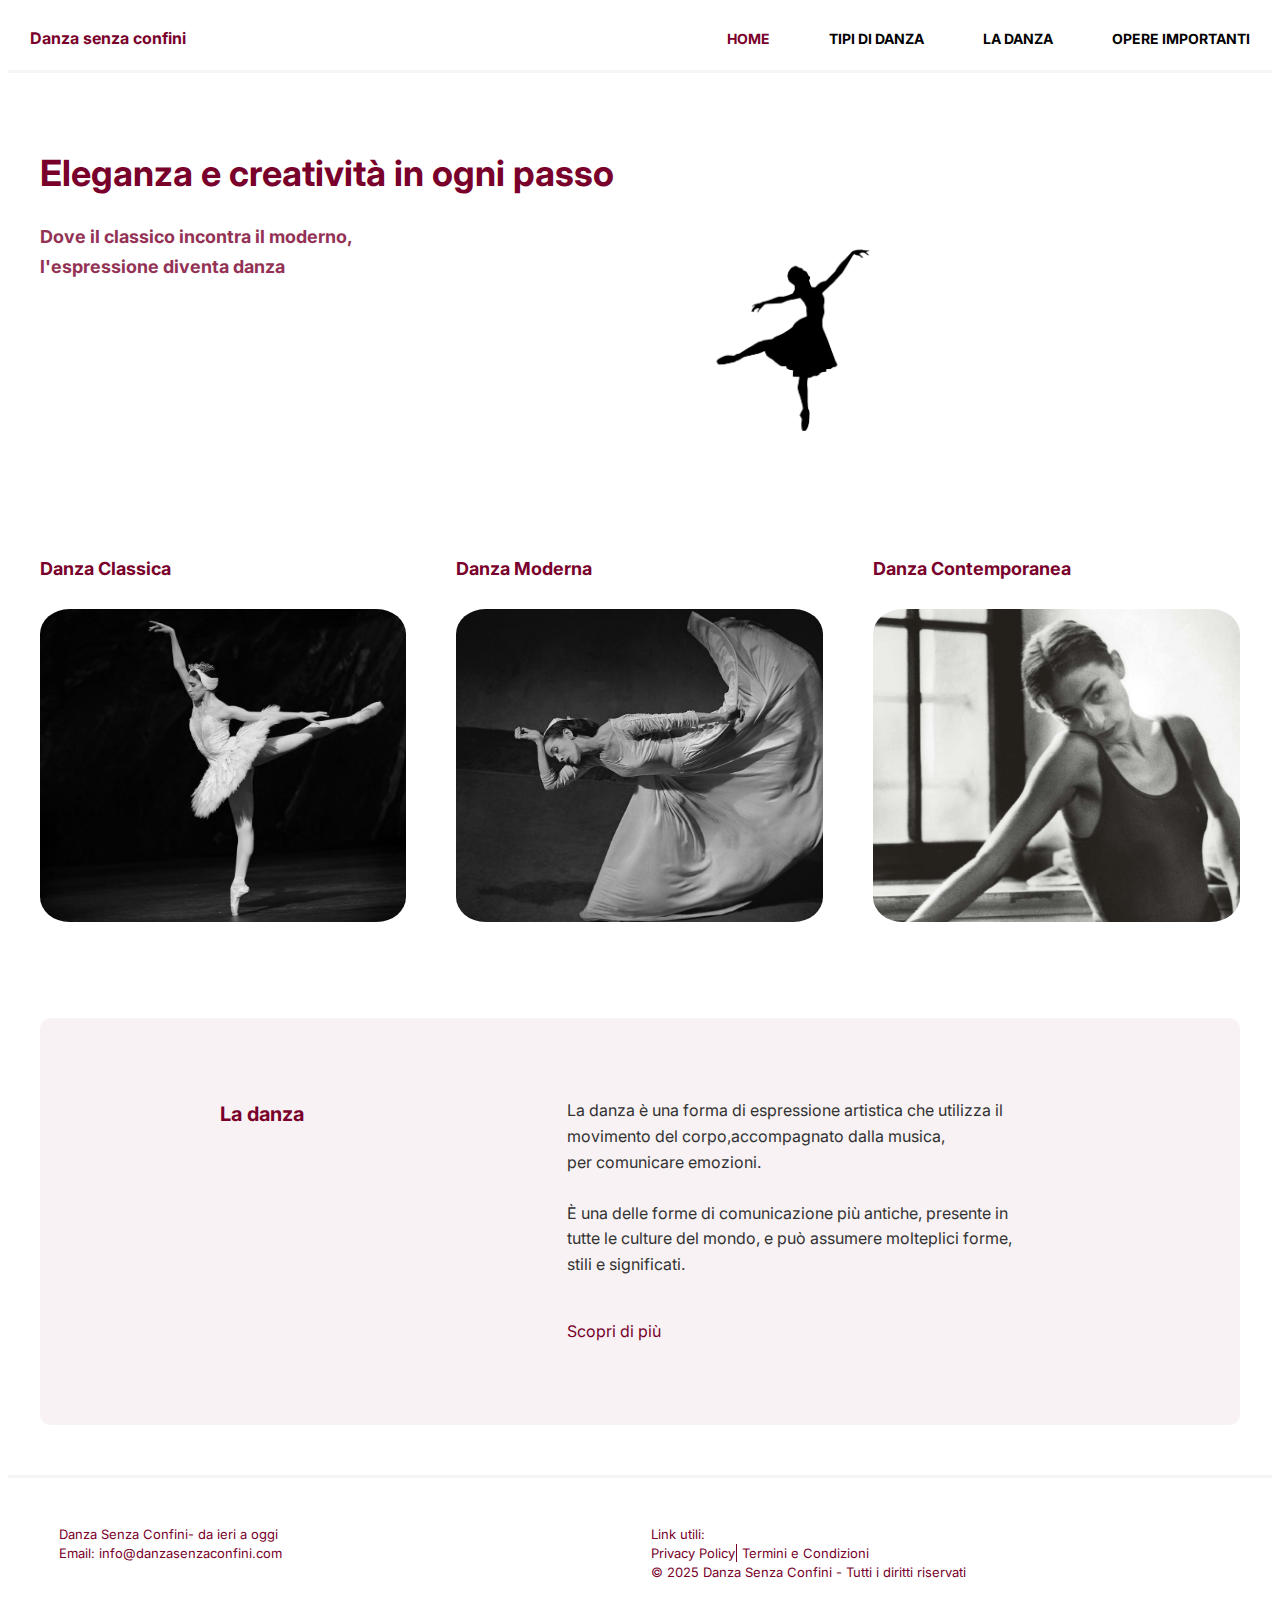
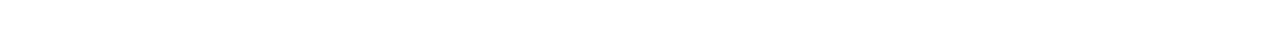
<file: index.html>
<!DOCTYPE html>
<html lang="it">
<head>
  <meta charset="UTF-8">
  <meta name="viewport" content="width=device-width, initial-scale=1.0">
  <title>Home - Danza Senza Confini</title>
  <link rel="stylesheet" href="css/style.css">
  <style>
    @import url('https://fonts.googleapis.com/css2?family=Inter:ital,opsz,wght@0,14..32,100..900;1,14..32,100..900&display=swap');
    </style>
</head>
<body>
  <header class="intestazione">
     <a class="intestazionezoom"href="index.html">Danza senza confini</a>
    <div class="navigazione">
      <nav class="nav">
        <ul>
            <li><a class="nav-link home" href="index.html">HOME</a></li>
            <li class="borderright"><a class="nav-link" href="tipididanza.html">TIPI DI DANZA</a></li>
            <li class="borderright"><a class="nav-link" href="ladanza.html">LA DANZA</a></li>
            <li class="borderright"><a class="nav-link" href="opereimportanti.html">OPERE IMPORTANTI</a></li>
          </ul>
      </nav>
  </header>
<div class="corpo">
  <main class="introduzione">
    <h1>Eleganza e creatività in ogni passo</h1>
    <section class="intro">
    <h2>Dove il classico incontra il moderno, l'espressione diventa danza</h2>
    <img class="elementohome" src="img/ballerina elementohome.png" alt="ballerinahome">
  </section>
  <div class="DANZAHOME">
    <section class="DANZACLASSICA">
      <a class="cambiocolore" href ="danzaclassica.html">Danza Classica
        <img class="zoom" src="img/carla home!.png"></a>
    </section>
    <section class="DANZAMODERNA">
      <a class="cambiocolore" href ="danzamoderna.html">Danza Moderna
         <img class="zoom" src="img/marta home.jpg"></a>
    </section>
    <section class="DANZACONTEMPORANEA">
      <a class="cambiocolore" href ="danzacontemporanea.html">Danza Contemporanea
         <img class="zoom" src="img/pina home.jpg"></a>
    </section>
    </div>
  <section class="approfondimento">
    <h4>La danza</h4>
    <div class="scritte">
    <p>La danza è una forma di espressione artistica che utilizza il movimento del corpo,accompagnato dalla musica,
    <br>
     per comunicare emozioni.
    <br>
    <br>
    È una delle forme di comunicazione più antiche, presente in tutte le culture del mondo, e può assumere molteplici forme,<br>stili e significati.
    <br>
    <br>
    </p>
    <a class="scopri"  href="ladanza.html">Scopri di più</a>
    </div>

  </section>

  </main>
</div>
<footer class="footer">
  <div class="footer-column">
    <p>Danza Senza Confini- da ieri a oggi</p>
  <a href="mailto:info@danzasenzaconfini.com">Email: info@danzasenzaconfini.com</a>
  </div>
  <div class="footer-column">
    <p>Link utili:</p>
  <a class="borderright" href="#privacypolicy">Privacy Policy</a>
  <a href="#terminiecondizioni">Termini e Condizioni</a>
  <p>&copy; 2025 Danza Senza Confini - Tutti i diritti riservati</p>
  </div>
</footer>


</body>
</html>
</file>
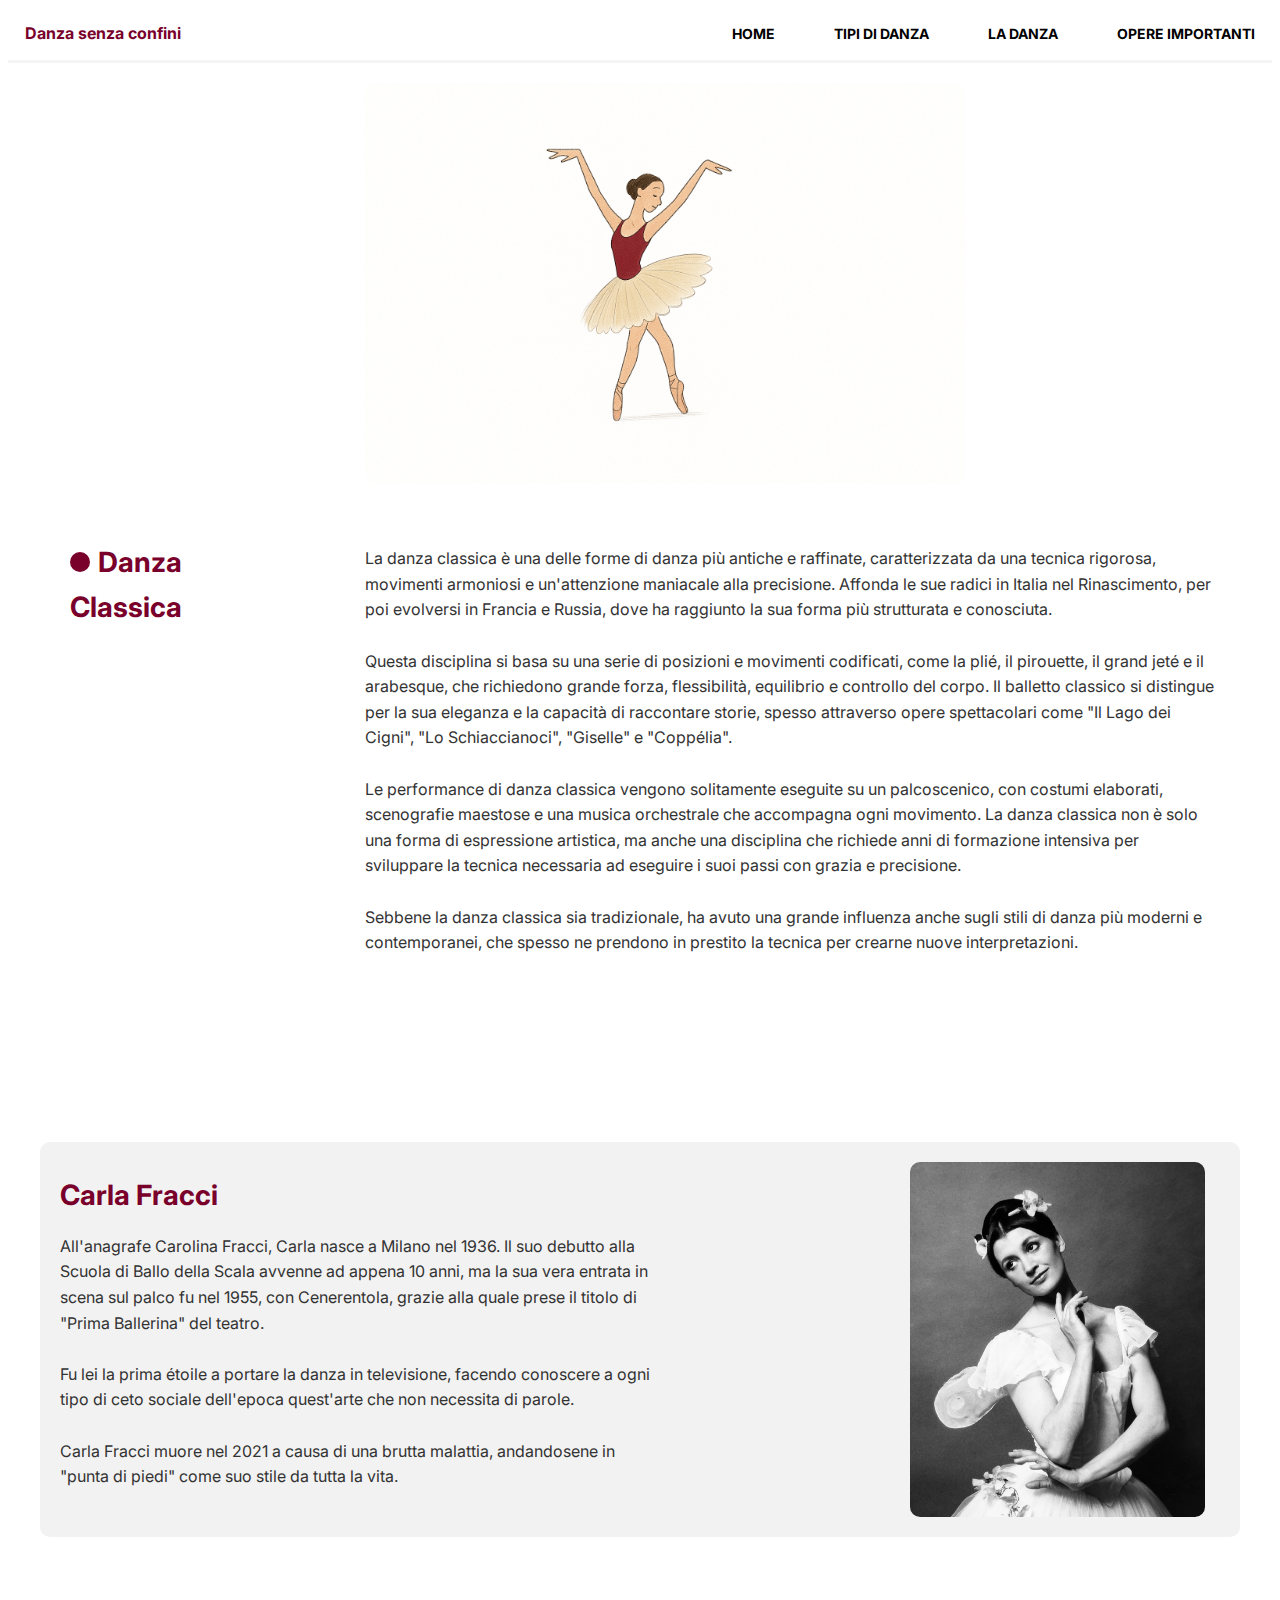
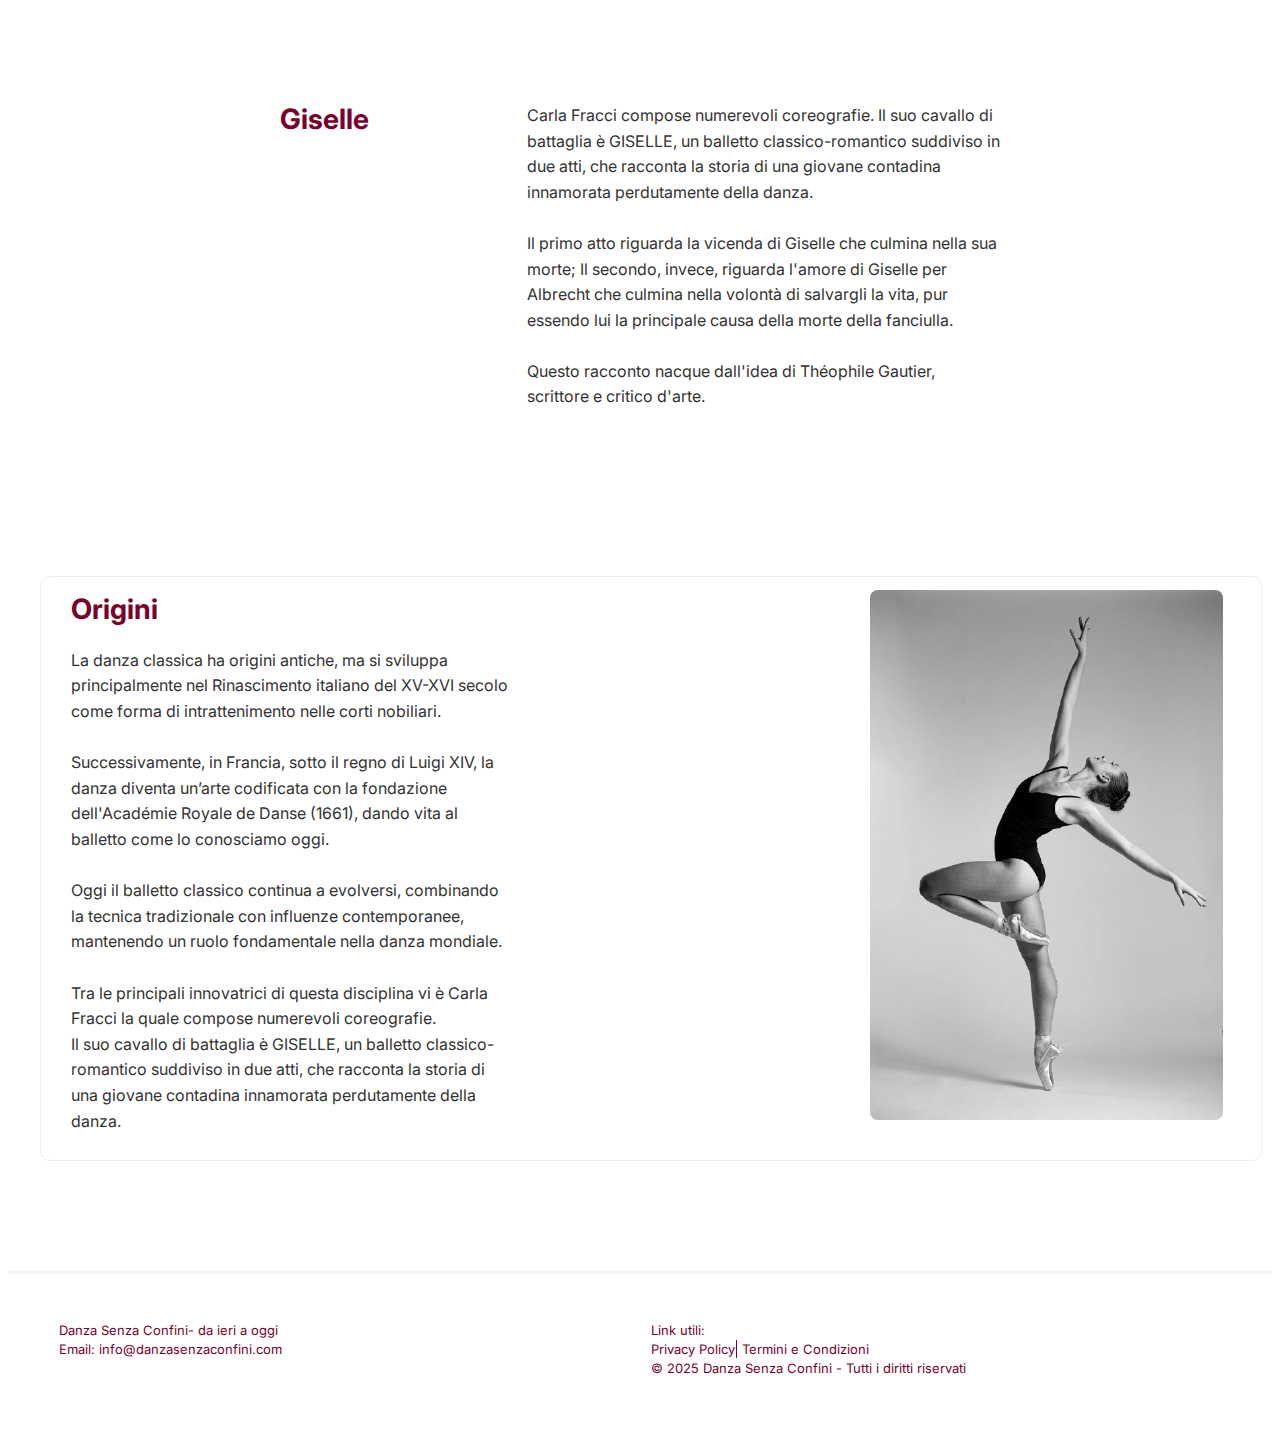
<file: danzaclassica.html>
<!DOCTYPE html>
<html lang="it">
<head>
  <meta charset="UTF-8">
  <meta name="viewport" content="width=device-width, initial-scale=1.0">
  <title>Danza Classica - Danza Senza Confini</title>
  <link rel="stylesheet" href="css/danzaclassica.css">
  <style>
    @import url('https://fonts.googleapis.com/css2?family=Inter:ital,opsz,wght@0,14..32,100..900;1,14..32,100..900&display=swap');
    </style>
</head>
<body>
  <header class="intestazione">
   <a class="intestazionezoom"href="index.html">Danza senza confini</a>
    <div class="navigazione">
      <nav class="nav">
        <ul>
            <li class="borderright"><a class="nav-link" href="index.html">HOME</a></li>
            <li><a class="nav-link tipididanza" href="tipididanza.html">TIPI DI DANZA</a></li>
            <li class="borderright"><a class="nav-link" href="ladanza.html">LA DANZA</a></li>
            <li class="borderright"><a class="nav-link" href="opereimportanti.html">OPERE IMPORTANTI</a></li>
          </ul>
      </nav>
    </div>
  </header>
  <div class="corpo">
  <main class="pagina">
    <img src="img/classicahero.png" alt="fotohero">
    <section class="paragrafo1">
      <h1><span class="pallino"></span>Danza Classica</h1>
      <p>La danza classica è una delle forme di danza più antiche e raffinate, caratterizzata da una tecnica rigorosa, movimenti armoniosi e un'attenzione maniacale alla precisione. Affonda le sue radici in Italia nel Rinascimento, per poi evolversi in Francia e Russia, dove ha raggiunto la sua forma più strutturata e conosciuta.
        <br>
        <br>
        Questa disciplina si basa su una serie di posizioni e movimenti codificati, come la plié, il pirouette, il grand jeté e il arabesque, che richiedono grande forza, flessibilità, equilibrio e controllo del corpo.
        Il balletto classico si distingue per la sua eleganza e la capacità di raccontare storie, spesso attraverso opere spettacolari come "Il Lago dei Cigni", "Lo Schiaccianoci", "Giselle" e "Coppélia".
        <br>
        <br>
        Le performance di danza classica vengono solitamente eseguite su un palcoscenico, con costumi elaborati, scenografie maestose e una musica orchestrale che accompagna ogni movimento. La danza classica non è solo una forma di espressione artistica, ma anche una disciplina che richiede anni di formazione intensiva per sviluppare la tecnica necessaria ad eseguire i suoi passi con grazia e precisione.
        <br>
        <br>
        Sebbene la danza classica sia tradizionale, ha avuto una grande influenza anche sugli stili di danza più moderni e contemporanei, che spesso ne prendono in prestito la tecnica per crearne nuove interpretazioni.</p>
    </section>

    <section class="paragrafo2">
      <div class="scritte">
      <h1 class="CarlaFracci">Carla Fracci</h1>
      <p>All'anagrafe Carolina Fracci, Carla nasce a Milano nel 1936. 
        Il suo debutto alla Scuola di Ballo della Scala avvenne ad appena 10 anni, ma la sua vera entrata in scena sul palco fu nel 1955, con Cenerentola, grazie alla quale prese il titolo di "Prima Ballerina" del teatro.
        <br>
        <br>
        Fu lei la prima étoile a portare la danza in televisione, facendo conoscere a ogni tipo di ceto sociale dell'epoca quest'arte che non necessita di parole.
        <br>
        <br>
        Carla Fracci muore nel 2021 a causa di una brutta malattia, andandosene in "punta di piedi" come suo stile da tutta la vita.</p>
      </div>
        <div class="fotocarla"><img src="img/carlaesponente.png"></div>
    </section>

    <section class="paragrafo3">
      <h1>Giselle</h1>
      <p>Carla Fracci compose numerevoli coreografie.
        Il suo cavallo di battaglia è GISELLE, un balletto classico-romantico suddiviso in due atti, che racconta la storia di una giovane contadina innamorata perdutamente della danza.
        <br>
        <br>
        Il primo atto riguarda la vicenda di Giselle che culmina nella sua morte;
        Il secondo, invece, riguarda l'amore di Giselle per Albrecht che culmina nella volontà di salvargli la vita, pur essendo lui la principale causa della morte della fanciulla.
        <br>
        <br>
        Questo racconto nacque dall'idea di Théophile Gautier, scrittore e critico d'arte.</p>
    </section>
    <section class="paragrafo4">
      <div class="scritte">
      <h1 class="Origini">Origini</h1>
      <p>La danza classica ha origini antiche, ma si sviluppa principalmente nel Rinascimento italiano del XV-XVI secolo come forma di intrattenimento nelle corti nobiliari.
      <br>
      <br>
      Successivamente, in Francia, sotto il regno di Luigi XIV, la danza diventa un’arte codificata con la fondazione dell'Académie Royale de Danse (1661), dando vita al balletto come lo conosciamo oggi.
      <br>
      <br>  
      Oggi il balletto classico continua a evolversi, combinando la tecnica tradizionale con influenze contemporanee, mantenendo un ruolo fondamentale nella danza mondiale.
      <br>
      <br>
      Tra le principali innovatrici di questa disciplina vi è Carla Fracci la quale compose numerevoli coreografie.
      <br>
      Il suo cavallo di battaglia è GISELLE, un balletto classico-romantico suddiviso in due atti, che racconta la storia di una giovane contadina innamorata perdutamente della danza.</p>
    </div>
      <div class="fotoclassica"><img src="img/2header-classicaORIGINI.jpg"></div>
    </section>
  </main>
</div>

<footer class="footer">
  <div class="footer-column">
    <p>Danza Senza Confini- da ieri a oggi</p>
  <a href="mailto:info@danzasenzaconfini.com">Email: info@danzasenzaconfini.com</a>
  </div>
  <div class="footer-column">
    <p>Link utili:</p>
  <a class="borderright" href="#privacypolicy">Privacy Policy</a>
  <a href="#terminiecondizioni">Termini e Condizioni</a>
  <p>&copy; 2025 Danza Senza Confini - Tutti i diritti riservati</p>
  </div>
</footer>
</body>
</html>
</file>
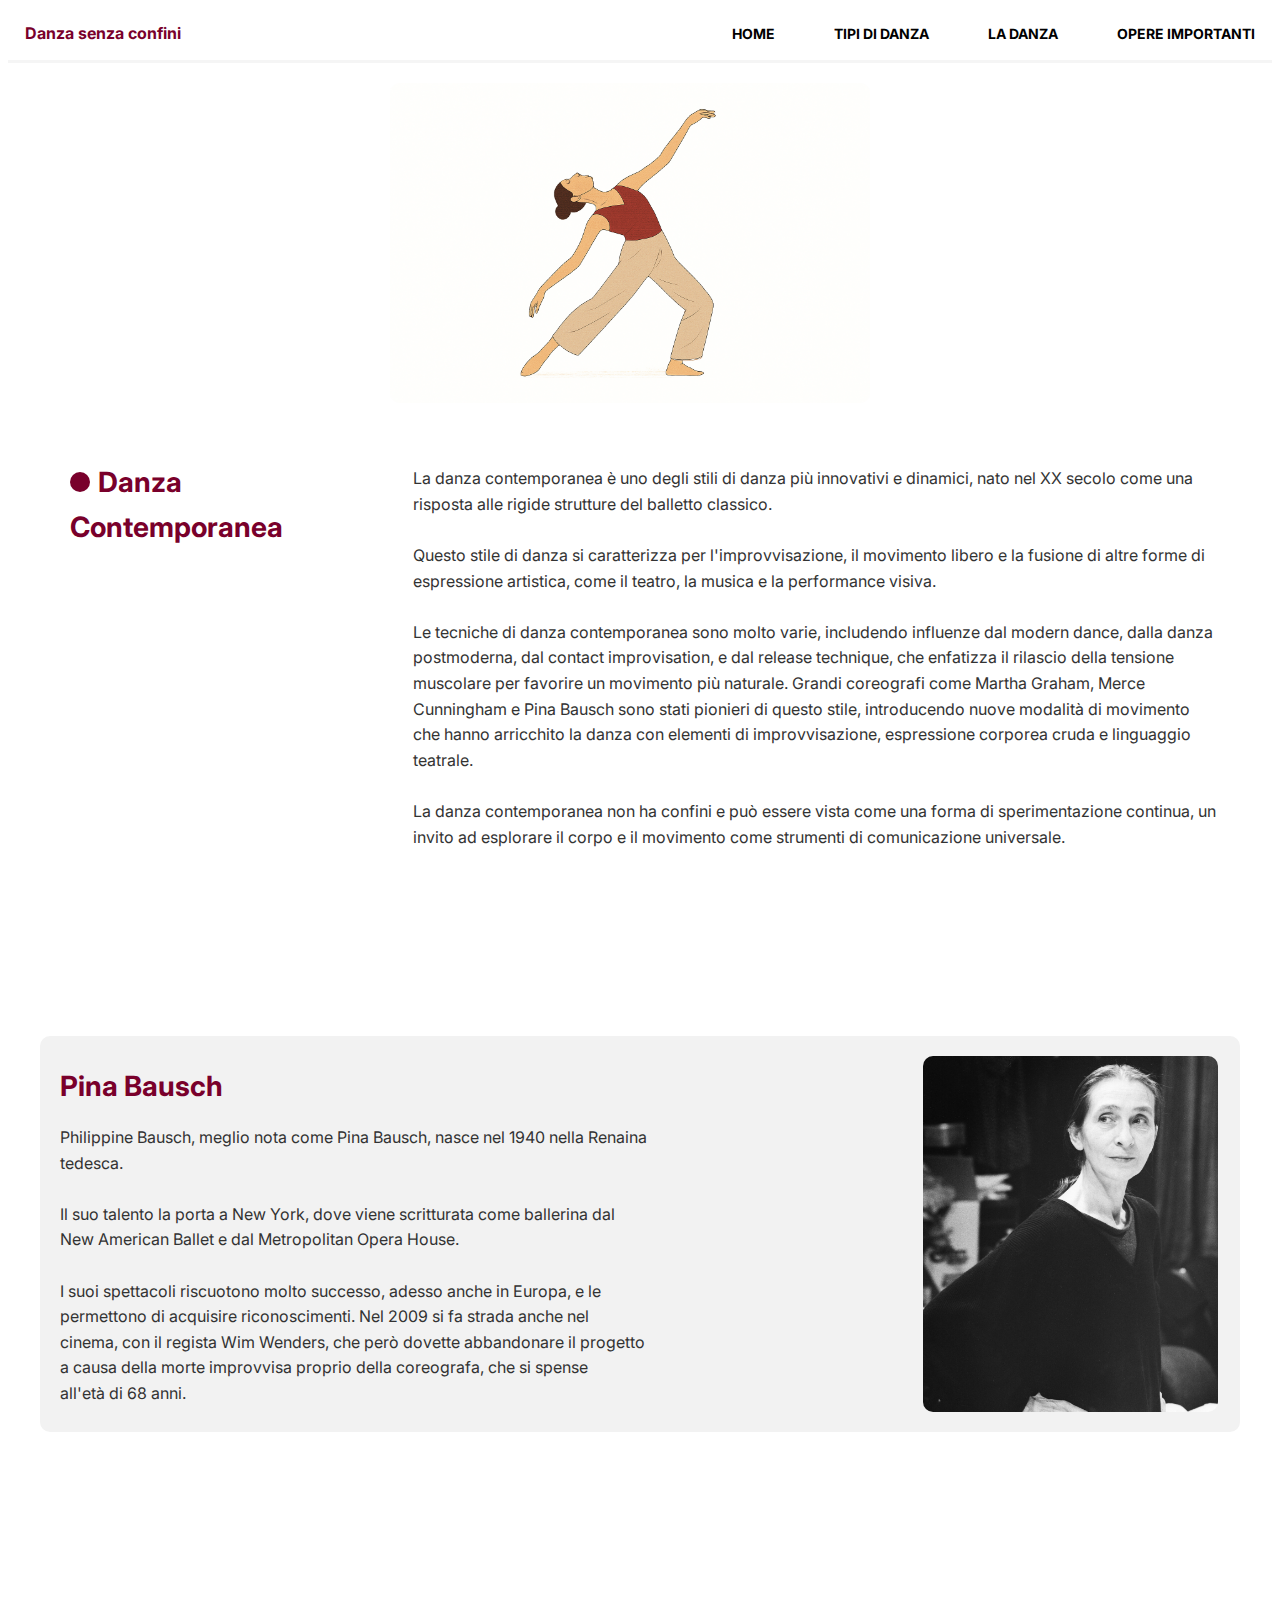
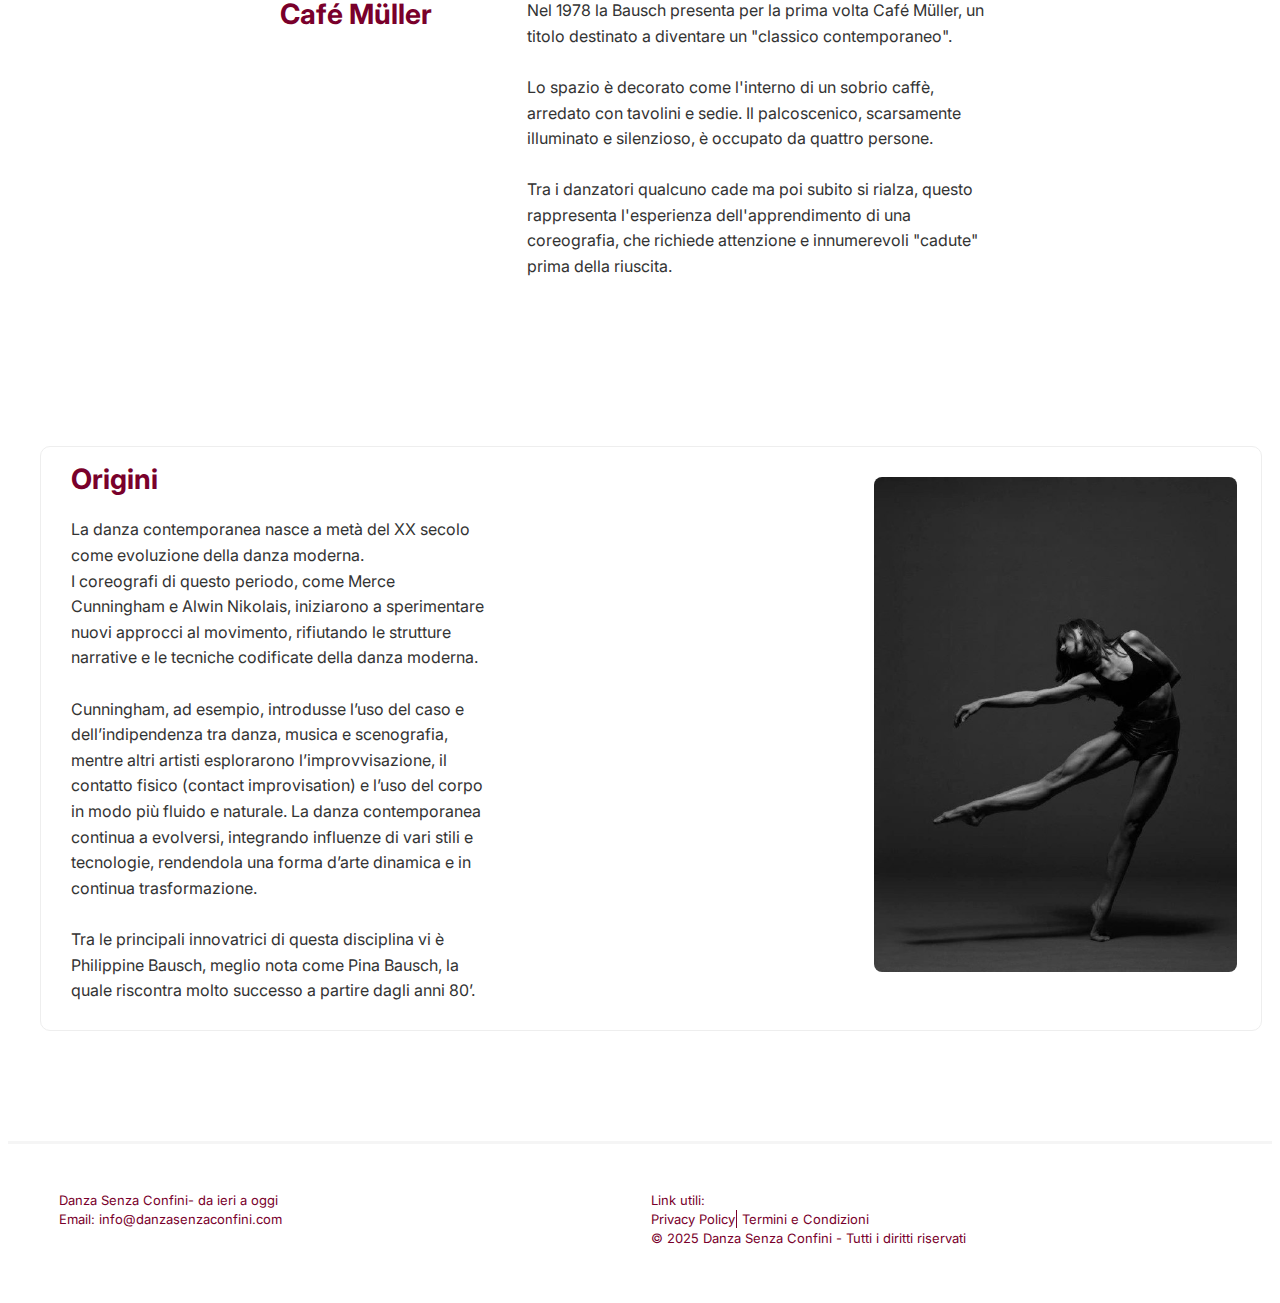
<file: danzacontemporanea.html>
<!DOCTYPE html>
<html lang="it">
<head>
  <meta charset="UTF-8">
  <meta name="viewport" content="width=device-width, initial-scale=1.0">
  <title>Danza Contemporanea - Danza Senza Confini</title>
  <link rel="stylesheet" href="css/danzacontemporanea.css">
  <style>
    @import url('https://fonts.googleapis.com/css2?family=Inter:ital,opsz,wght@0,14..32,100..900;1,14..32,100..900&display=swap');
    </style>
</head>
<body>
  <header class="intestazione">
  <a class="intestazionezoom"href="index.html">Danza senza confini</a>
    <div class="navigazione">
      <nav class="nav">
        <ul>
            <li class="borderright"><a class="nav-link" href="index.html">HOME</a></li>
            <li><a class="nav-link tipididanza" href="tipididanza.html">TIPI DI DANZA</a></li>
            <li class="borderright"><a class="nav-link" href="ladanza.html">LA DANZA</a></li>
            <li class="borderright"><a class="nav-link" href="opereimportanti.html">OPERE IMPORTANTI</a></li>
          </ul>
      </nav>
    </div>
  </header>
  <div class="corpo">
  <main class="pagina">
    <img src="img/danzacontemporaneaHERO.png" alt="fotohero">
    <section class="paragrafo1">
      <h1><span class="pallino"></span>Danza Contemporanea</h1>
      <p>La danza contemporanea è uno degli stili di danza più innovativi e dinamici, nato nel XX secolo come una risposta alle rigide strutture del balletto classico.
        <br>
        <br>
        Questo stile di danza si caratterizza per l'improvvisazione, il movimento libero e la fusione di altre forme di espressione artistica, come il teatro, la musica e la performance visiva.
        <br>
        <br>
        Le tecniche di danza contemporanea sono molto varie, includendo influenze dal modern dance, dalla danza postmoderna, dal contact improvisation, e dal release technique, che enfatizza il rilascio della tensione muscolare per favorire un movimento più naturale. 
        Grandi coreografi come Martha Graham, Merce Cunningham e Pina Bausch sono stati pionieri di questo stile, introducendo nuove modalità di movimento che hanno arricchito la danza con elementi di improvvisazione, espressione corporea cruda e linguaggio teatrale.
        <br>
        <br>
        La danza contemporanea non ha confini e può essere vista come una forma di sperimentazione continua, un invito ad esplorare il corpo e il movimento come strumenti di comunicazione universale.</p>
    </section>

    <section class="paragrafo2">
      <div class="scritte">
      <h1 class="Pina">Pina Bausch</h1>
      <p>Philippine Bausch, meglio nota come Pina Bausch, nasce nel 1940 nella Renaina tedesca.
        <br>
        <br>
        Il suo talento la porta a New York, dove viene scritturata come ballerina dal New American Ballet e dal Metropolitan Opera House.
        <br>
        <br>
        I suoi spettacoli riscuotono molto successo, adesso anche in Europa, e le permettono di acquisire riconoscimenti.
        Nel 2009 si fa strada anche nel cinema, con il regista Wim Wenders, che però dovette abbandonare il progetto a causa della morte improvvisa proprio della coreografa, che si spense all'età di 68 anni.</p>
      </div>
        <div class="fotopina"><img src="img/pinaesponente.jpg"></div>
    </section>

    <section class="paragrafo3">
      <h1>Café Müller</h1>
      <p>Nel 1978 la Bausch presenta per la prima volta Café Müller, un titolo destinato a diventare un "classico contemporaneo".
        <br>
        <br>
        Lo spazio è decorato come l'interno di un sobrio caffè, arredato con tavolini e sedie.
        Il palcoscenico, scarsamente illuminato e silenzioso, è occupato da quattro persone.
        <br>
        <br>
        Tra i danzatori qualcuno cade ma poi subito si rialza, questo rappresenta l'esperienza dell'apprendimento di una coreografia, che richiede attenzione e innumerevoli "cadute" prima della riuscita.</p>
    </section>
    <section class="paragrafo4">
      <div class="scritte">
      <h1 class="Origini">Origini</h1>
      <p>La danza contemporanea nasce a metà del XX secolo come evoluzione della danza moderna.
      <br>
      I coreografi di questo periodo, come Merce Cunningham e Alwin Nikolais, iniziarono a sperimentare nuovi approcci al movimento, rifiutando le strutture narrative e le tecniche codificate della danza moderna.
      <br>
      <br>
      Cunningham, ad esempio, introdusse l’uso del caso e dell’indipendenza tra danza, musica e scenografia, mentre altri artisti esplorarono l’improvvisazione, il contatto fisico (contact improvisation) e l’uso del corpo in modo più fluido e naturale. La danza contemporanea continua a evolversi, integrando influenze di vari stili e tecnologie, rendendola una forma d’arte dinamica e in continua trasformazione.
      <br>
      <br>
      Tra le principali innovatrici di questa disciplina vi è Philippine Bausch, meglio nota come Pina Bausch, la quale riscontra molto successo a partire dagli anni 80’.</p>
    </div>
      <div class="fotocontemporanea"><img src="img/danza3header.jpg"></div>
    </section>
  </main>
</div>
<footer class="footer">
  <div class="footer-column">
    <p>Danza Senza Confini- da ieri a oggi</p>
  <a href="mailto:info@danzasenzaconfini.com">Email: info@danzasenzaconfini.com</a>
  </div>
  <div class="footer-column">
    <p>Link utili:</p>
  <a class="borderright" href="#privacypolicy">Privacy Policy</a>
  <a href="#terminiecondizioni">Termini e Condizioni</a>
  <p>&copy; 2025 Danza Senza Confini - Tutti i diritti riservati</p>
  </div>
</footer>

</body>
</html>
</file>
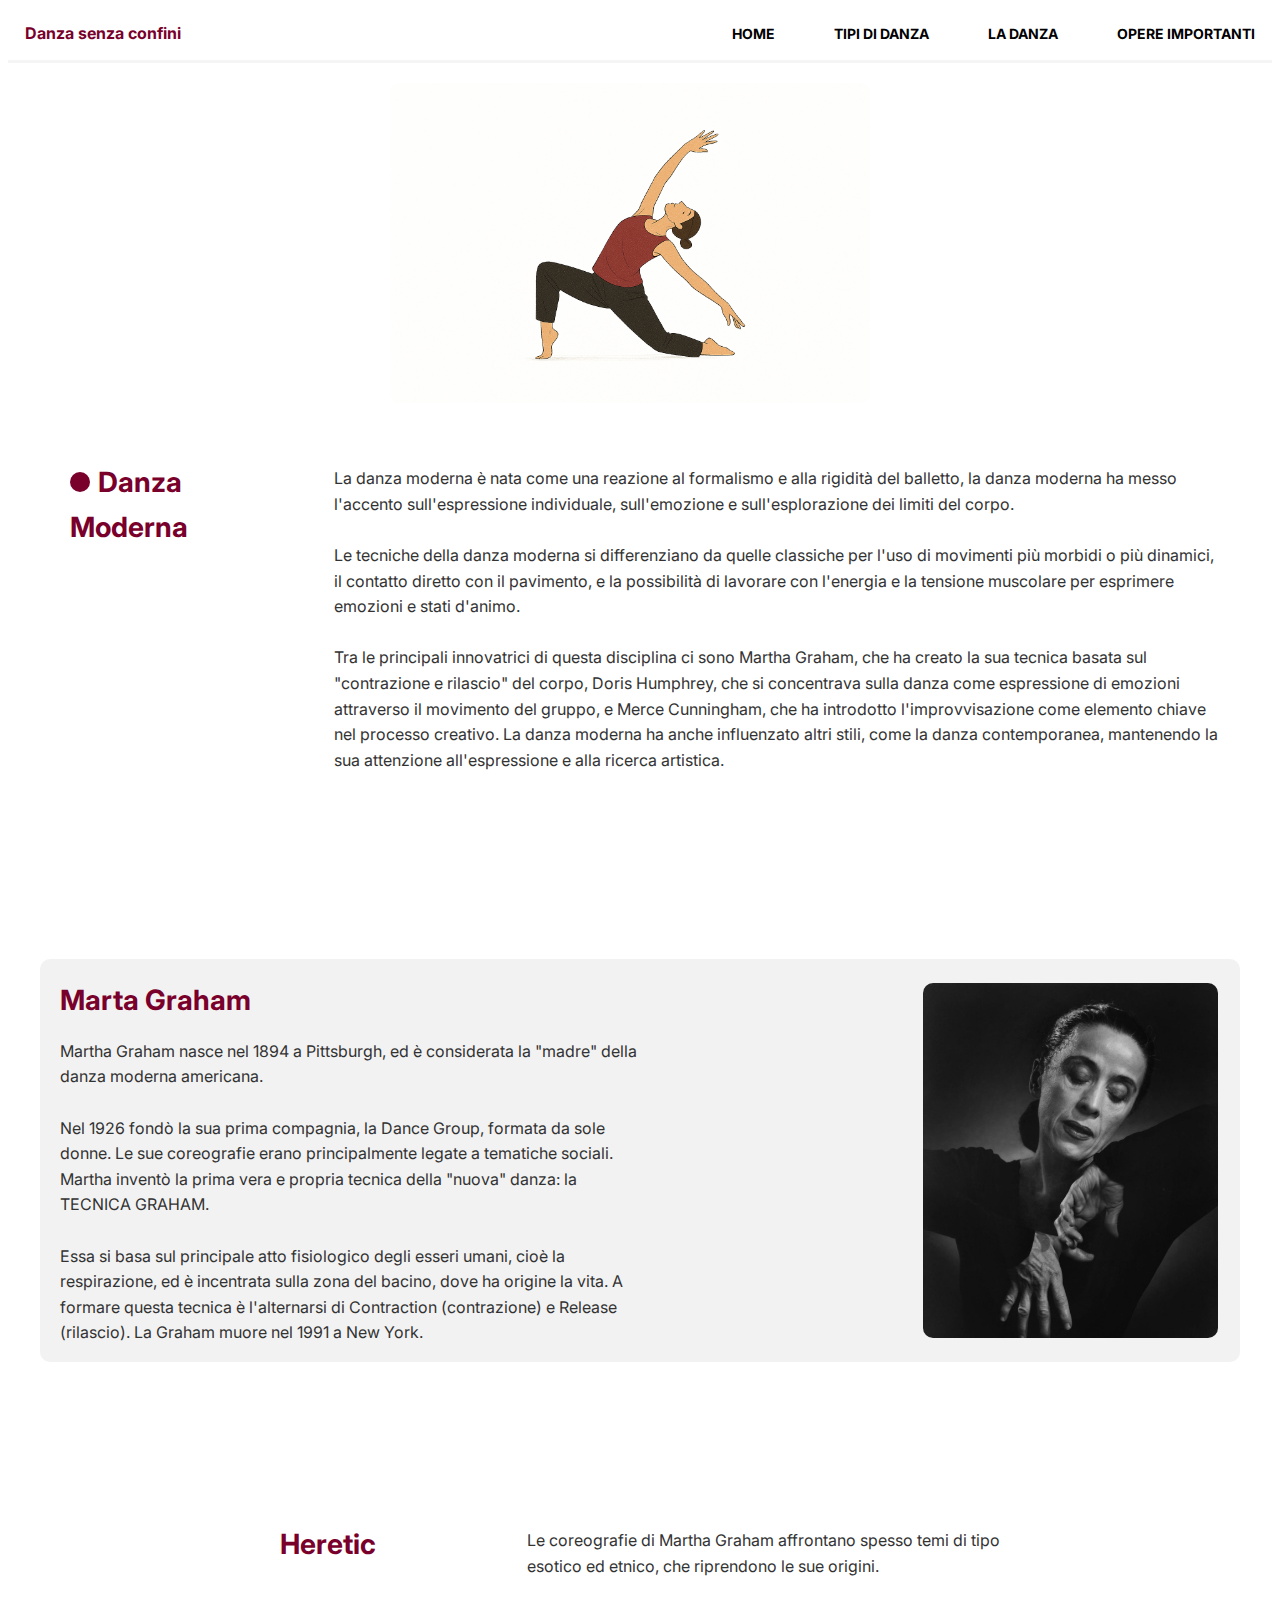
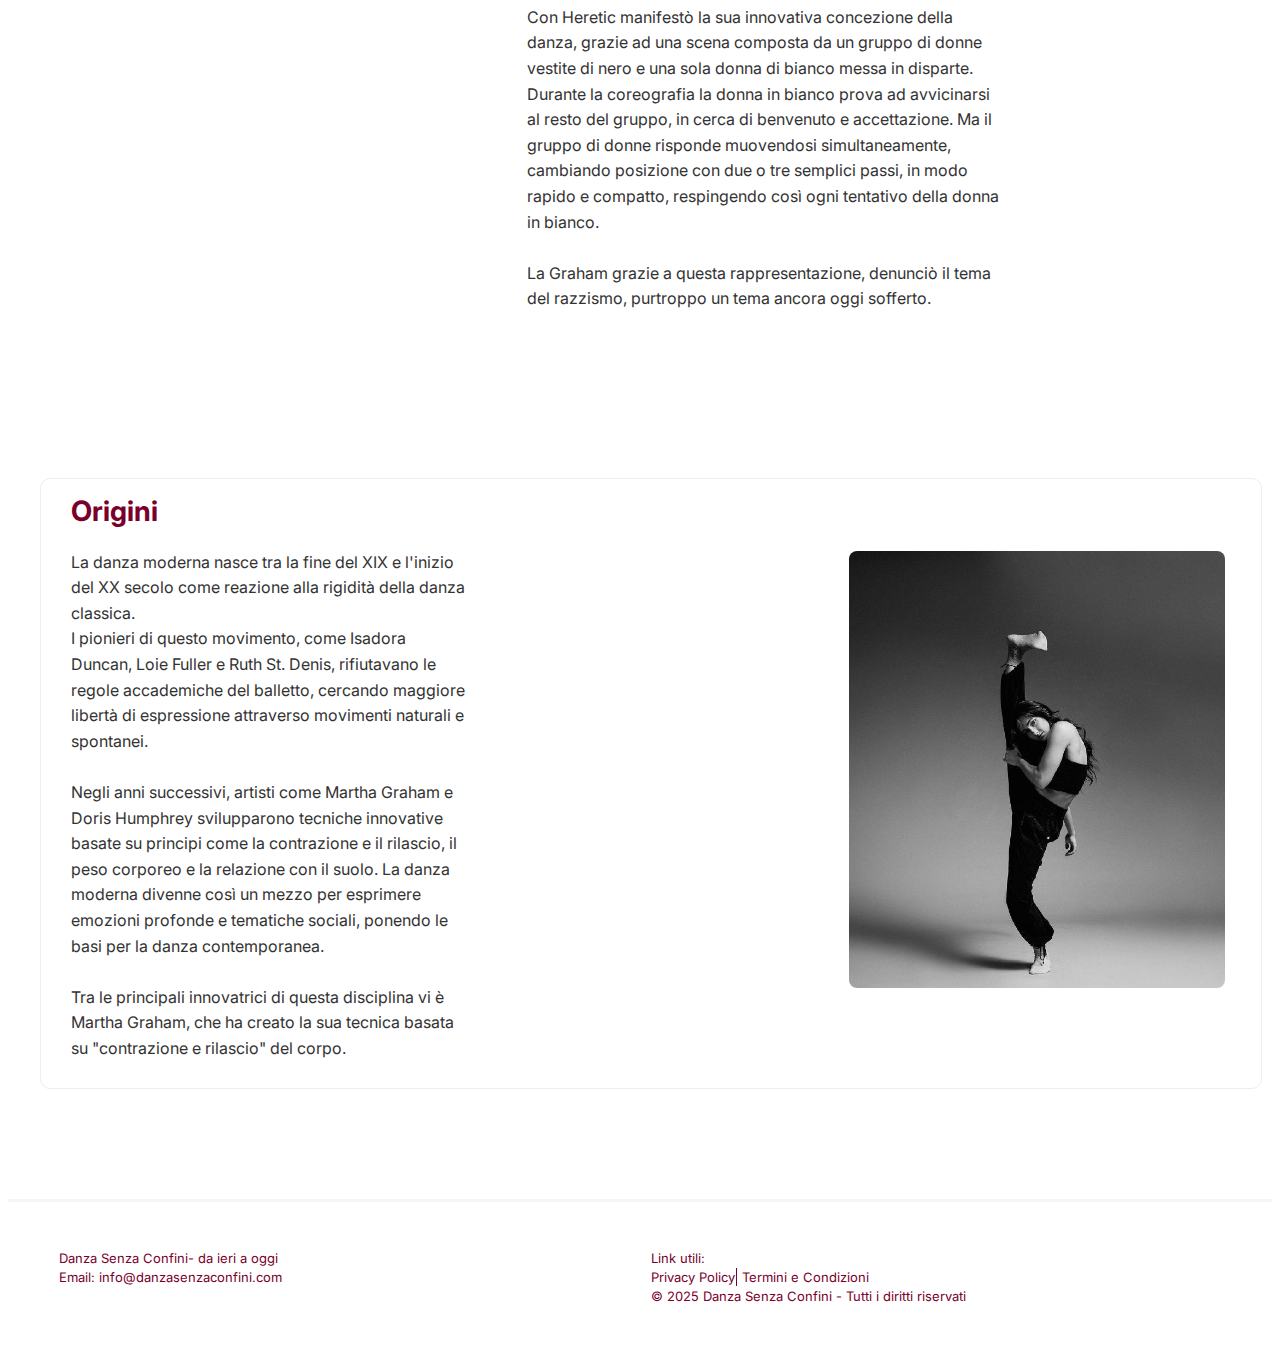
<file: danzamoderna.html>
<!DOCTYPE html>
<html lang="it">
<head>
  <meta charset="UTF-8">
  <meta name="viewport" content="width=device-width, initial-scale=1.0">
  <title>Danza Moderna - Danza Senza Confini</title>
  <link rel="stylesheet" href="css/danzamoderna.css">
  <style>
    @import url('https://fonts.googleapis.com/css2?family=Inter:ital,opsz,wght@0,14..32,100..900;1,14..32,100..900&display=swap');
    </style>
</head>
<body>
  <header class="intestazione">
    <a class="intestazionezoom"href="index.html">Danza senza confini</a>
    <div class="navigazione">
      <nav class="nav">
        <ul>
            <li class="borderright"><a class="nav-link" href="index.html">HOME</a></li>
            <li><a class="nav-link tipididanza" href="tipididanza.html">TIPI DI DANZA</a></li>
            <li class="borderright"><a class="nav-link" href="ladanza.html">LA DANZA</a></li>
            <li class="borderright"><a class="nav-link" href="opereimportanti.html">OPERE IMPORTANTI</a></li>
          </ul>
      </nav>
    </div>
  </header>
  <div class="corpo">
  <main class="pagina">
    <img src="img/danzamodernaHERO.png" alt="fotohero">
    <section class="paragrafo1">
      <h1><span class="pallino"></span>Danza Moderna</h1>
      <p>La danza moderna è nata come una reazione al formalismo e alla rigidità del balletto, la danza moderna ha messo l'accento sull'espressione individuale, sull'emozione e sull'esplorazione dei limiti del corpo.
        <br>
        <br>
        Le tecniche della danza moderna si differenziano da quelle classiche per l'uso di movimenti più morbidi o più dinamici, il contatto diretto con il pavimento, e la possibilità di lavorare con l'energia e la tensione muscolare per esprimere emozioni e stati d'animo. 
        <br>
        <br>
        Tra le principali innovatrici di questa disciplina ci sono Martha Graham, che ha creato la sua tecnica basata sul "contrazione e rilascio" del corpo, Doris Humphrey, che si concentrava sulla danza come espressione di emozioni attraverso il movimento del gruppo, e Merce Cunningham, che ha introdotto l'improvvisazione come elemento chiave nel processo creativo.
        La danza moderna ha anche influenzato altri stili, come la danza contemporanea, mantenendo la sua attenzione all'espressione e alla ricerca artistica. </p>
    </section>

    <section class="paragrafo2">
      <div class="scritte">
      <h1 class="Marta">Marta Graham</h1>
      <p>Martha Graham nasce nel 1894 a Pittsburgh, ed è considerata la "madre" della danza moderna americana.
        <br>
        <br>
        Nel 1926 fondò la sua prima compagnia, la Dance Group, formata da sole donne. 
        Le sue coreografie erano principalmente legate a tematiche sociali.
        Martha inventò la prima vera e propria tecnica della "nuova" danza: la TECNICA GRAHAM.
        <br>
        <br>
        Essa si basa sul principale atto fisiologico degli esseri umani, cioè la respirazione, ed è incentrata sulla zona del bacino, dove ha origine la vita.
        A formare questa tecnica è l'alternarsi di Contraction (contrazione) e Release (rilascio). 
        La Graham muore nel 1991 a New York.
        </p>
      </div>
      <div class="fotomarta"><img src="img/Martaesponente.jpg"></div>
    </section>

    <section class="paragrafo3">
      <h1>Heretic</h1>
      <p>Le coreografie di Martha Graham affrontano spesso temi di tipo esotico ed etnico, che riprendono le sue origini.
        <br>
        <br>
        Con Heretic manifestò la sua innovativa concezione della danza, grazie ad una scena composta da un gruppo di donne vestite di nero e una sola donna di bianco messa in disparte. 
        Durante la coreografia la donna in bianco prova ad avvicinarsi al resto del gruppo, in cerca di benvenuto e accettazione.
        Ma il gruppo di donne risponde muovendosi simultaneamente, cambiando posizione con due o tre semplici passi, in modo rapido e compatto, respingendo così ogni tentativo della donna in bianco.
        <br>
        <br>
        La Graham grazie a questa rappresentazione, denunciò il tema del razzismo, purtroppo un tema ancora oggi sofferto.</p>
    </section>
    <section class="paragrafo4">
      <div class="scritte">
      <h1 class="Origini">Origini</h1>
      <p>La danza moderna nasce tra la fine del XIX e l'inizio del XX secolo come reazione alla rigidità della danza classica.
      <br>
      I pionieri di questo movimento, come Isadora Duncan, Loie Fuller e Ruth St. Denis, rifiutavano le regole accademiche del balletto, cercando maggiore libertà di espressione attraverso movimenti naturali e spontanei.
      <br>
      <br>  
      Negli anni successivi, artisti come Martha Graham e Doris Humphrey svilupparono tecniche innovative basate su principi come la contrazione e il rilascio, il peso corporeo e la relazione con il suolo. La danza moderna divenne così un mezzo per esprimere emozioni profonde e tematiche sociali, ponendo le basi per la danza contemporanea.
      <br>
      <br>  
      Tra le principali innovatrici di questa disciplina vi è Martha Graham, che ha creato la sua tecnica basata su "contrazione e rilascio" del corpo.</p>
    </div>
      <div class="fotomoderna"><img src="img/1header-originiMODERNA.jpg"></div>
    </section>
  </main>
</div>
<footer class="footer">
  <div class="footer-column">
    <p>Danza Senza Confini- da ieri a oggi</p>
  <a href="mailto:info@danzasenzaconfini.com">Email: info@danzasenzaconfini.com</a>
  </div>
  <div class="footer-column">
    <p>Link utili:</p>
  <a class="borderright" href="#privacypolicy">Privacy Policy</a>
  <a href="#terminiecondizioni">Termini e Condizioni</a>
  <p>&copy; 2025 Danza Senza Confini - Tutti i diritti riservati</p>
  </div>
</footer>

</body>
</html>
</file>
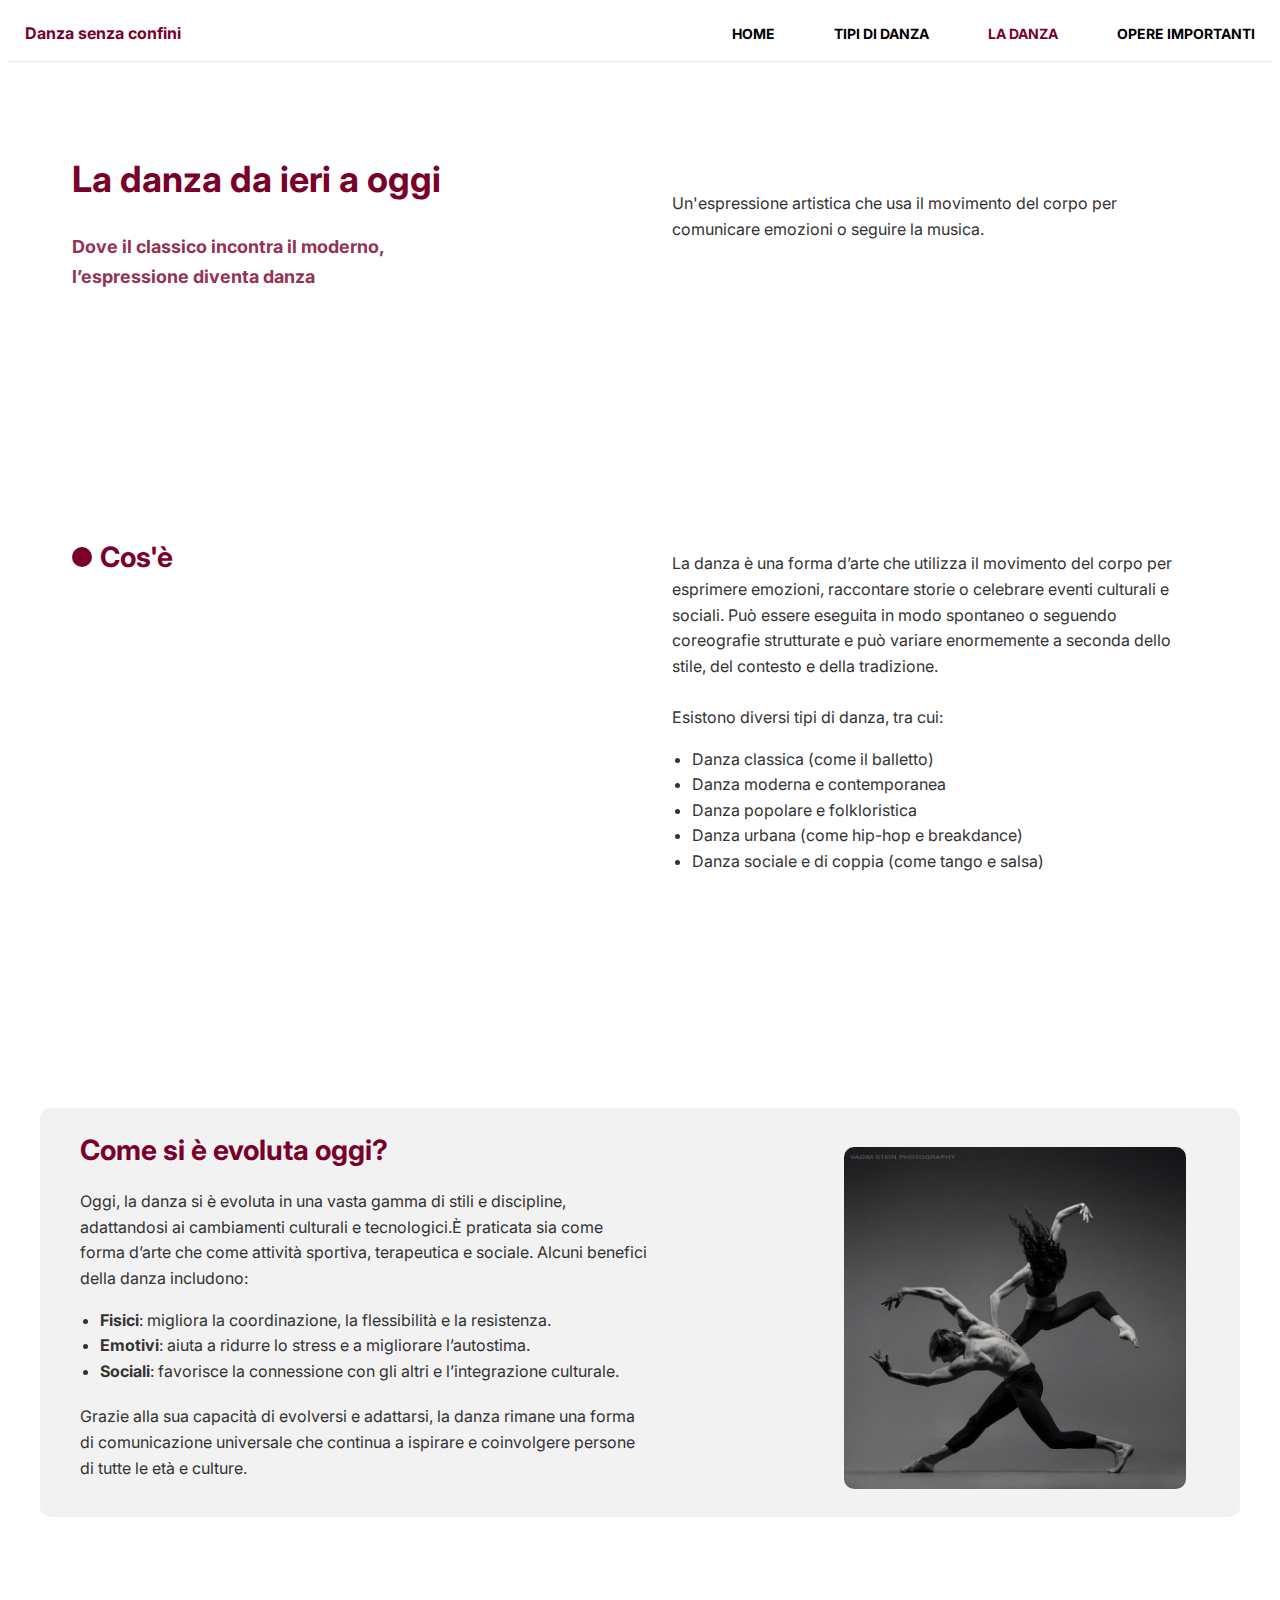
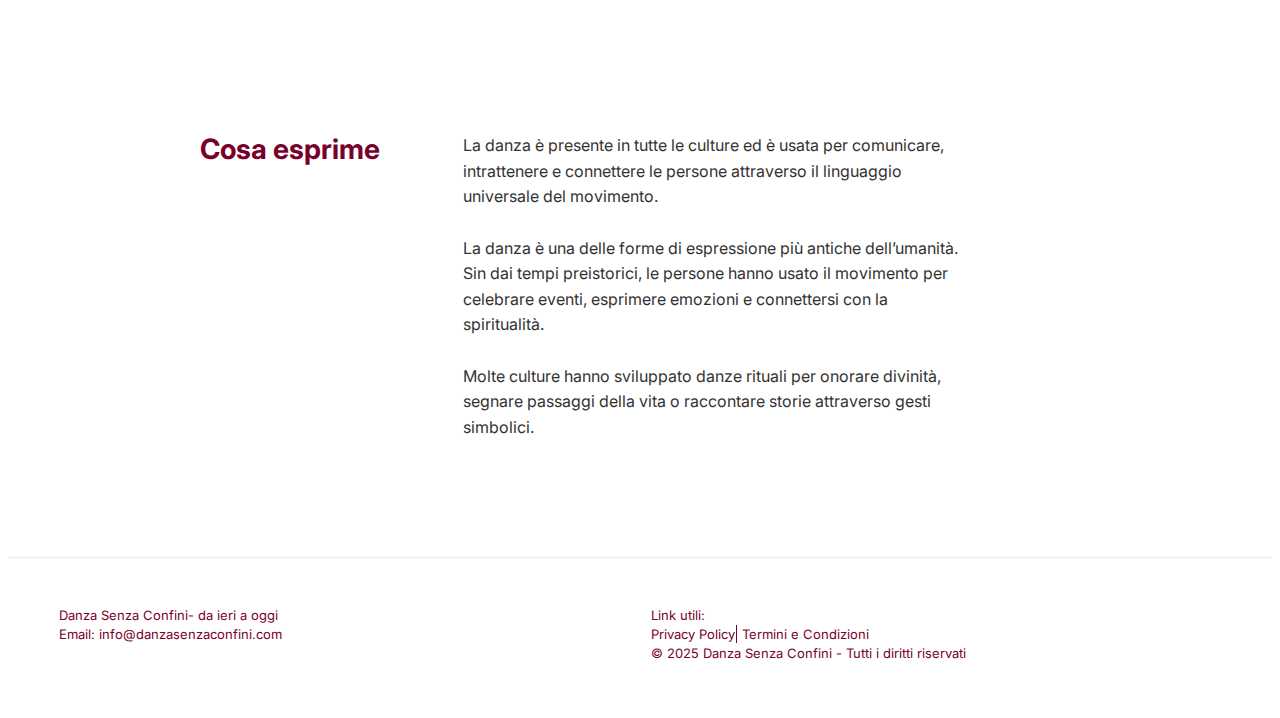
<file: ladanza.html>
<!DOCTYPE html>
<html lang="it">
<head>
  <meta charset="UTF-8">
  <meta name="viewport" content="width=device-width, initial-scale=1.0">
  <title>La danza - Danza Senza Confini</title>
  <link rel="stylesheet" href="css/ladanza.css">
  <style>
    @import url('https://fonts.googleapis.com/css2?family=Inter:ital,opsz,wght@0,14..32,100..900;1,14..32,100..900&display=swap');
    </style>
</head>
<body>
  <header class="intestazione">
  <a class="intestazionezoom"href="index.html">Danza senza confini</a>
    <div class="navigazione">
      <nav class="nav">
        <ul>
          <li class="borderright"><a class="nav-link" href="index.html">HOME</a></li>
          <li class="borderright"><a class="nav-link" href="tipididanza.html">TIPI DI DANZA</a></li>
          <li><a class="nav-link ladanza" href="ladanza.html">LA DANZA</a></li>
          <li class="borderright"><a class="nav-link" href="opereimportanti.html">OPERE IMPORTANTI</a></li>
          </ul>
      </nav>
    </div>
  </header>
  <div class="corpo">
    <main class="introduzione">
      <div class="titolo">
      <h1>La danza da ieri a oggi</h1>
      <h2>Dove il classico incontra il moderno, l’espressione diventa danza</h2>
    </div>
      <div class="intro">
        <p>Un'espressione artistica che usa il movimento del corpo per comunicare emozioni o seguire la musica.</p>
      </div>
  </main>
  <div class="paragrafi">
    <section class="paragrafo1">
      <h3><span class="pallino"></span>Cos'è</h3>
      <div class="contenutotesto">
      <p>La danza è una forma d’arte che utilizza il movimento del corpo per esprimere emozioni, raccontare storie o celebrare eventi culturali e sociali. Può essere eseguita in modo spontaneo o seguendo coreografie strutturate e può variare enormemente a seconda dello stile, del contesto e della tradizione.
        <br>
        <br>
        Esistono diversi tipi di danza, tra cui:
        <ul>
          <li>Danza classica (come il balletto)</li>
          <li>Danza moderna e contemporanea</li>
          <li>Danza popolare e folkloristica</li>
          <li>Danza urbana (come hip-hop e breakdance)</li>
          <li>Danza sociale e di coppia (come tango e salsa)</li>
        </ul></p>
        </div>
    </section>

    <section class="paragrafo2">
      <div class="scritte">
      <h3 class="evoluta">Come si è evoluta oggi?</h3>
      <p>Oggi, la danza si è evoluta in una vasta gamma di stili e discipline, adattandosi ai cambiamenti culturali e tecnologici.È praticata sia come forma d’arte che come attività sportiva, terapeutica e sociale. Alcuni benefici della danza includono:
        <ul>
         <li><strong>Fisici</strong>: migliora la coordinazione, la flessibilità e la resistenza.</li>
         <li><strong>Emotivi</strong>: aiuta a ridurre lo stress e a migliorare l’autostima.</li>
        <li><strong>Sociali</strong>: favorisce la connessione con gli altri e l’integrazione culturale.</li>
      </ul>
      <p>Grazie alla sua capacità di evolversi e adattarsi, la danza rimane una forma di comunicazione universale che continua a ispirare e coinvolgere persone di tutte le età e culture.
       </p>
      </div>
      <div class="foto"><img src="img/ladanzafoto.jpg" alt=""></div>
    </section>

    <section class="paragrafo3">
      <h3>Cosa esprime</h3>
      <p>La danza è presente in tutte le culture ed è usata per comunicare, intrattenere e connettere le persone attraverso il linguaggio universale del movimento.
        <br>
        <br>
       La danza è una delle forme di espressione più antiche dell’umanità. Sin dai tempi preistorici, le persone hanno usato il movimento per celebrare eventi, esprimere emozioni e connettersi con la spiritualità. 
        <br>
        <br>
       Molte culture hanno sviluppato danze rituali per onorare divinità, segnare passaggi della vita o raccontare storie attraverso gesti simbolici.</p>
    </section>
  </div>
</div>
<footer class="footer">
  <div class="footer-column">
    <p>Danza Senza Confini- da ieri a oggi</p>
  <a href="mailto:info@danzasenzaconfini.com">Email: info@danzasenzaconfini.com</a>
  </div>
  <div class="footer-column">
    <p>Link utili:</p>
  <a class="borderright" href="#privacypolicy">Privacy Policy</a>
  <a href="#terminiecondizioni">Termini e Condizioni</a>
  <p>&copy; 2025 Danza Senza Confini - Tutti i diritti riservati</p>
  </div>
</footer>
</div>
</body>
</html>
</file>
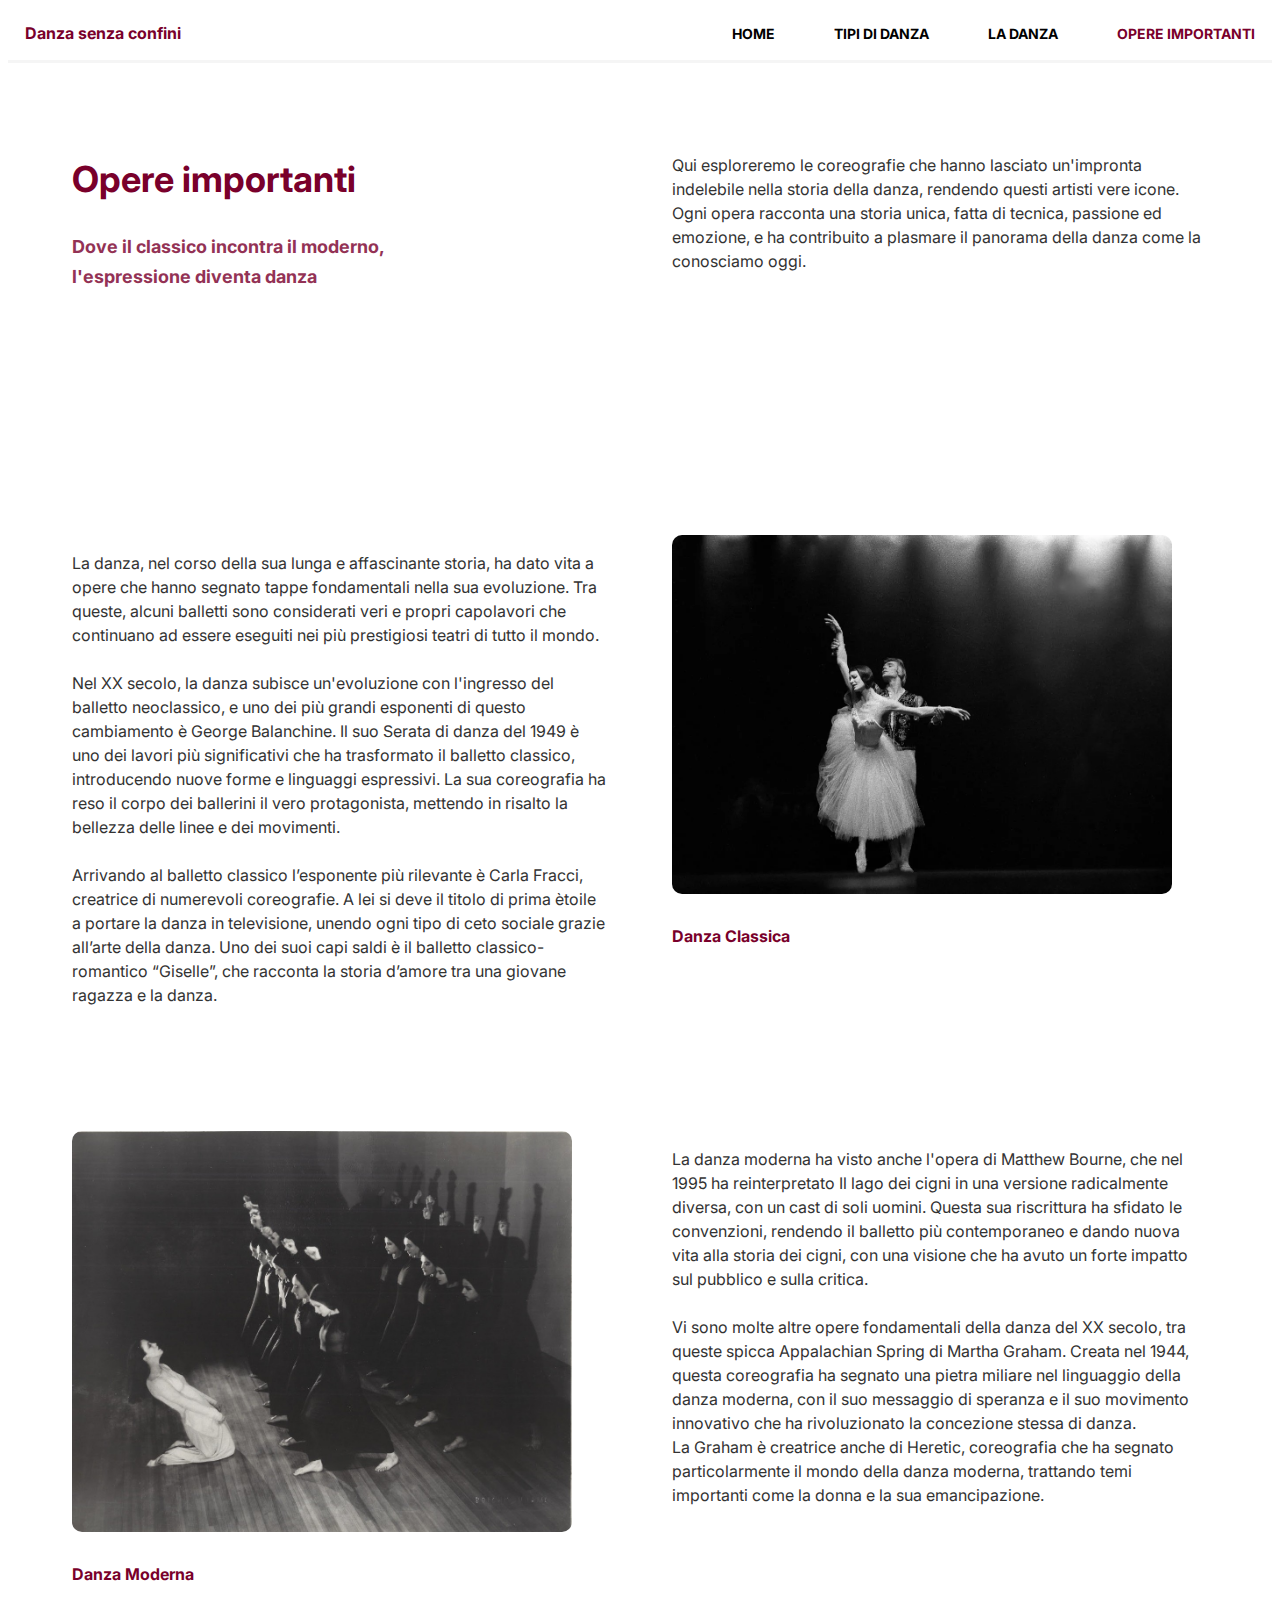
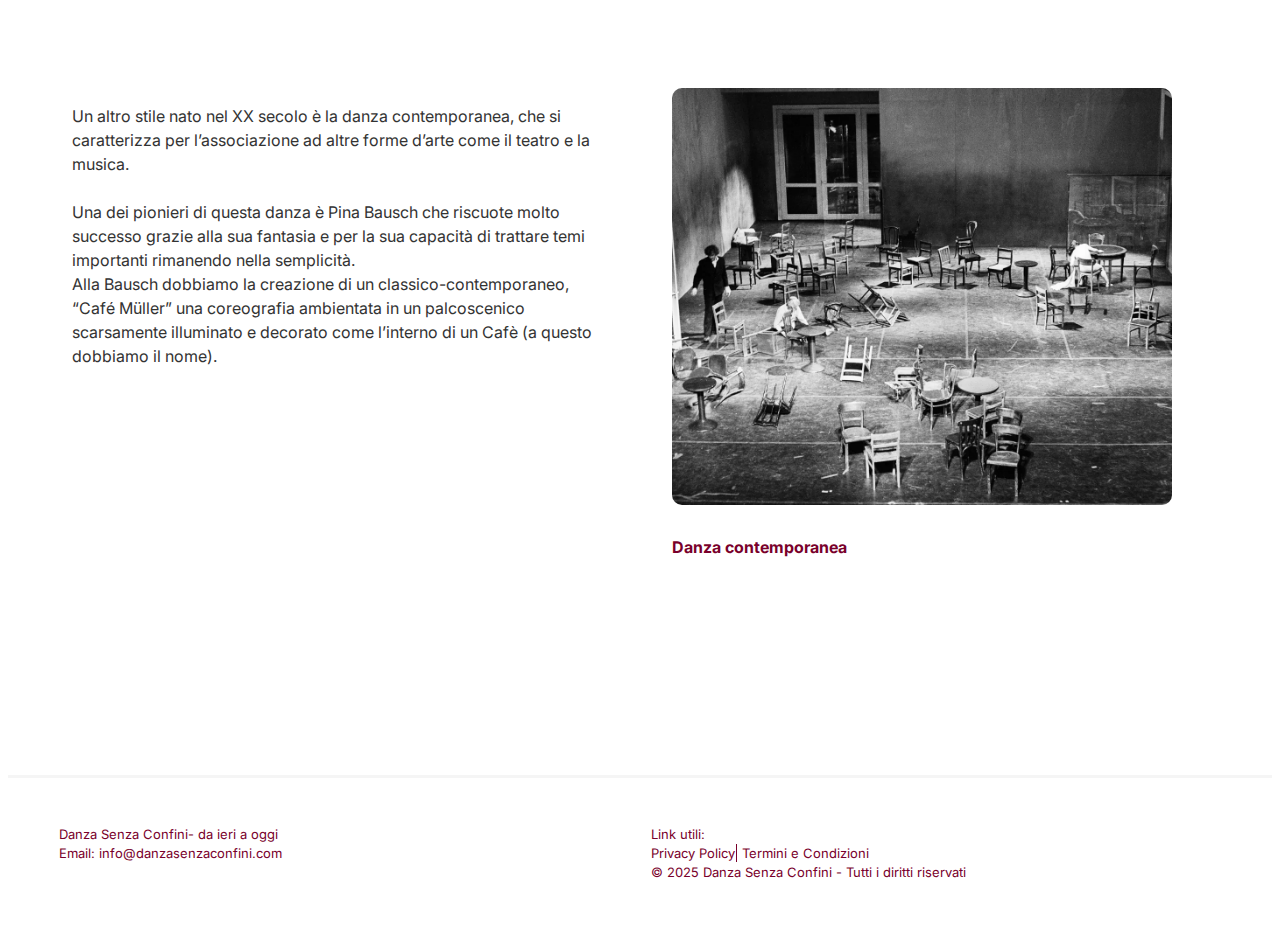
<file: opereimportanti.html>
<!DOCTYPE html>
<html lang="it">
<head>
  <meta charset="UTF-8">
  <meta name="viewport" content="width=device-width, initial-scale=1.0">
  <title>Opere Importanti - Danza Senza Confini</title>
  <link rel="stylesheet" href="css/opereimportanti.css">
  <style>
    @import url('https://fonts.googleapis.com/css2?family=Inter:ital,opsz,wght@0,14..32,100..900;1,14..32,100..900&display=swap');
    </style>
</head>
<body>
  <header class="intestazione">
     <a class="intestazionezoom"href="index.html">Danza senza confini</a>
    <div class="navigazione">
      <nav class="nav">
        <ul>
          <li class="borderright"><a class="nav-link" href="index.html">HOME</a></li>
          <li class="borderright"><a class="nav-link" href="tipididanza.html">TIPI DI DANZA</a></li>
          <li class="borderright"><a class="nav-link" href="ladanza.html">LA DANZA</a></li>
          <li><a class= "nav-link opereimportanti" href="opereimportanti.html">OPERE IMPORTANTI</a></li>
        </ul>
      </nav>
    </div>
  </header>
<div class="corpo">
  <main class="introduzione">
  <div class="titolo">
    <h1>Opere importanti</h1>
    <h2>Dove il classico incontra il moderno, l'espressione diventa danza</h2>
  </div>
  <div class="intro">
      <p>Qui esploreremo le coreografie che hanno lasciato un'impronta indelebile nella storia della danza, rendendo questi artisti vere icone.
      <br>
      Ogni opera racconta una storia unica, fatta di tecnica, passione ed emozione, e ha contribuito a plasmare il panorama della danza come la conosciamo oggi.</p>
  </div>
  </main>
    <section class="danze">
      <article class="classica">
        <p class="testo">La danza, nel corso della sua lunga e affascinante storia, ha dato vita a opere che hanno segnato tappe fondamentali nella sua evoluzione. Tra queste, alcuni balletti sono considerati veri e propri capolavori che continuano ad essere eseguiti nei più prestigiosi teatri di tutto il mondo. 
        <br>
        <br>
        Nel XX secolo, la danza subisce un'evoluzione con l'ingresso del balletto neoclassico, e uno dei più grandi esponenti di questo cambiamento è George Balanchine. Il suo Serata di danza del 1949 è uno dei lavori più significativi che ha trasformato il balletto classico, introducendo nuove forme e linguaggi espressivi. La sua coreografia ha reso il corpo dei ballerini il vero protagonista, mettendo in risalto la bellezza delle linee e dei movimenti.
        <br>
        <br>
        Arrivando al balletto classico l’esponente più rilevante è Carla Fracci, creatrice di numerevoli coreografie. A lei si deve il titolo di prima ètoile a portare la danza in televisione, unendo ogni tipo di ceto sociale grazie all’arte della danza. Uno dei suoi capi saldi è il balletto classico-romantico “Giselle”, che racconta la storia d’amore tra una giovane ragazza e la danza.</p>
      <div class="fototesto">
        <a href="danzaclassica.html"><img class="zoom" src="img/opereimportantiCLASSICA.png" alt=""></a>
        <a class="zoomtitolo" href="danzaclassica.html">Danza Classica</a>
      </div>
      </article>
      <article class="moderna">
        <p class="testo">
          La danza moderna ha visto anche l'opera di Matthew Bourne, che nel 1995 ha reinterpretato Il lago dei cigni in una versione radicalmente diversa, con un cast di soli uomini. Questa sua riscrittura ha sfidato le convenzioni, rendendo il balletto più contemporaneo e dando nuova vita alla storia dei cigni, con una visione che ha avuto un forte impatto sul pubblico e sulla critica.
          <br>
          <br>
          Vi sono molte altre opere fondamentali della danza del XX secolo, tra queste spicca Appalachian Spring di Martha Graham. Creata nel 1944, questa coreografia ha segnato una pietra miliare nel linguaggio della danza moderna, con il suo messaggio di speranza e il suo movimento innovativo che ha rivoluzionato la concezione stessa di danza.
          <br>
          La Graham è creatrice anche di Heretic, coreografia che ha segnato particolarmente il mondo della danza moderna, trattando temi importanti come la donna e la sua emancipazione.</p>
        <div class="fototesto">
        <a href="danzamoderna.html"><img class="zoom" src="img/opereimportantiMODERNA.jpg" alt=""></a>
        <a class="zoomtitolo" href="danzamoderna.html">Danza Moderna</a>
        </div>
      </article>

      <article class="contemporanea">
        <p class="testo">Un altro stile nato nel XX secolo è la danza contemporanea, che si caratterizza per l’associazione ad altre forme d’arte come il teatro e la musica.
        <br>
        <br>
        Una dei pionieri di questa danza è Pina Bausch che riscuote molto successo grazie alla sua fantasia e per la sua capacità di trattare temi importanti rimanendo nella semplicità.
        <br>
        Alla Bausch dobbiamo la creazione di un classico-contemporaneo, “Café Müller” una coreografia ambientata in un palcoscenico scarsamente illuminato e decorato come l’interno di un Cafè (a questo dobbiamo il nome).</p>
        <div class="fototesto">
        <a href="danzacontemporanea.html"><img class="zoom" src="img/opereimportantiCONTEMPORANEA.png" alt=""></a>
        <a class="zoomtitolo" href="danzacontemporanea.html">Danza contemporanea</a>
      </div>
      </article>
    </section>
</div>
<footer class="footer">
  <div class="footer-column">
    <p>Danza Senza Confini- da ieri a oggi</p>
  <a href="mailto:info@danzasenzaconfini.com">Email: info@danzasenzaconfini.com</a>
  </div>
  <div class="footer-column">
    <p>Link utili:</p>
  <a class="borderright" href="#privacypolicy">Privacy Policy</a>
  <a href="#terminiecondizioni">Termini e Condizioni</a>
  <p>&copy; 2025 Danza Senza Confini - Tutti i diritti riservati</p>
  </div>
</footer>
</div>
</body>
</html>
</file>
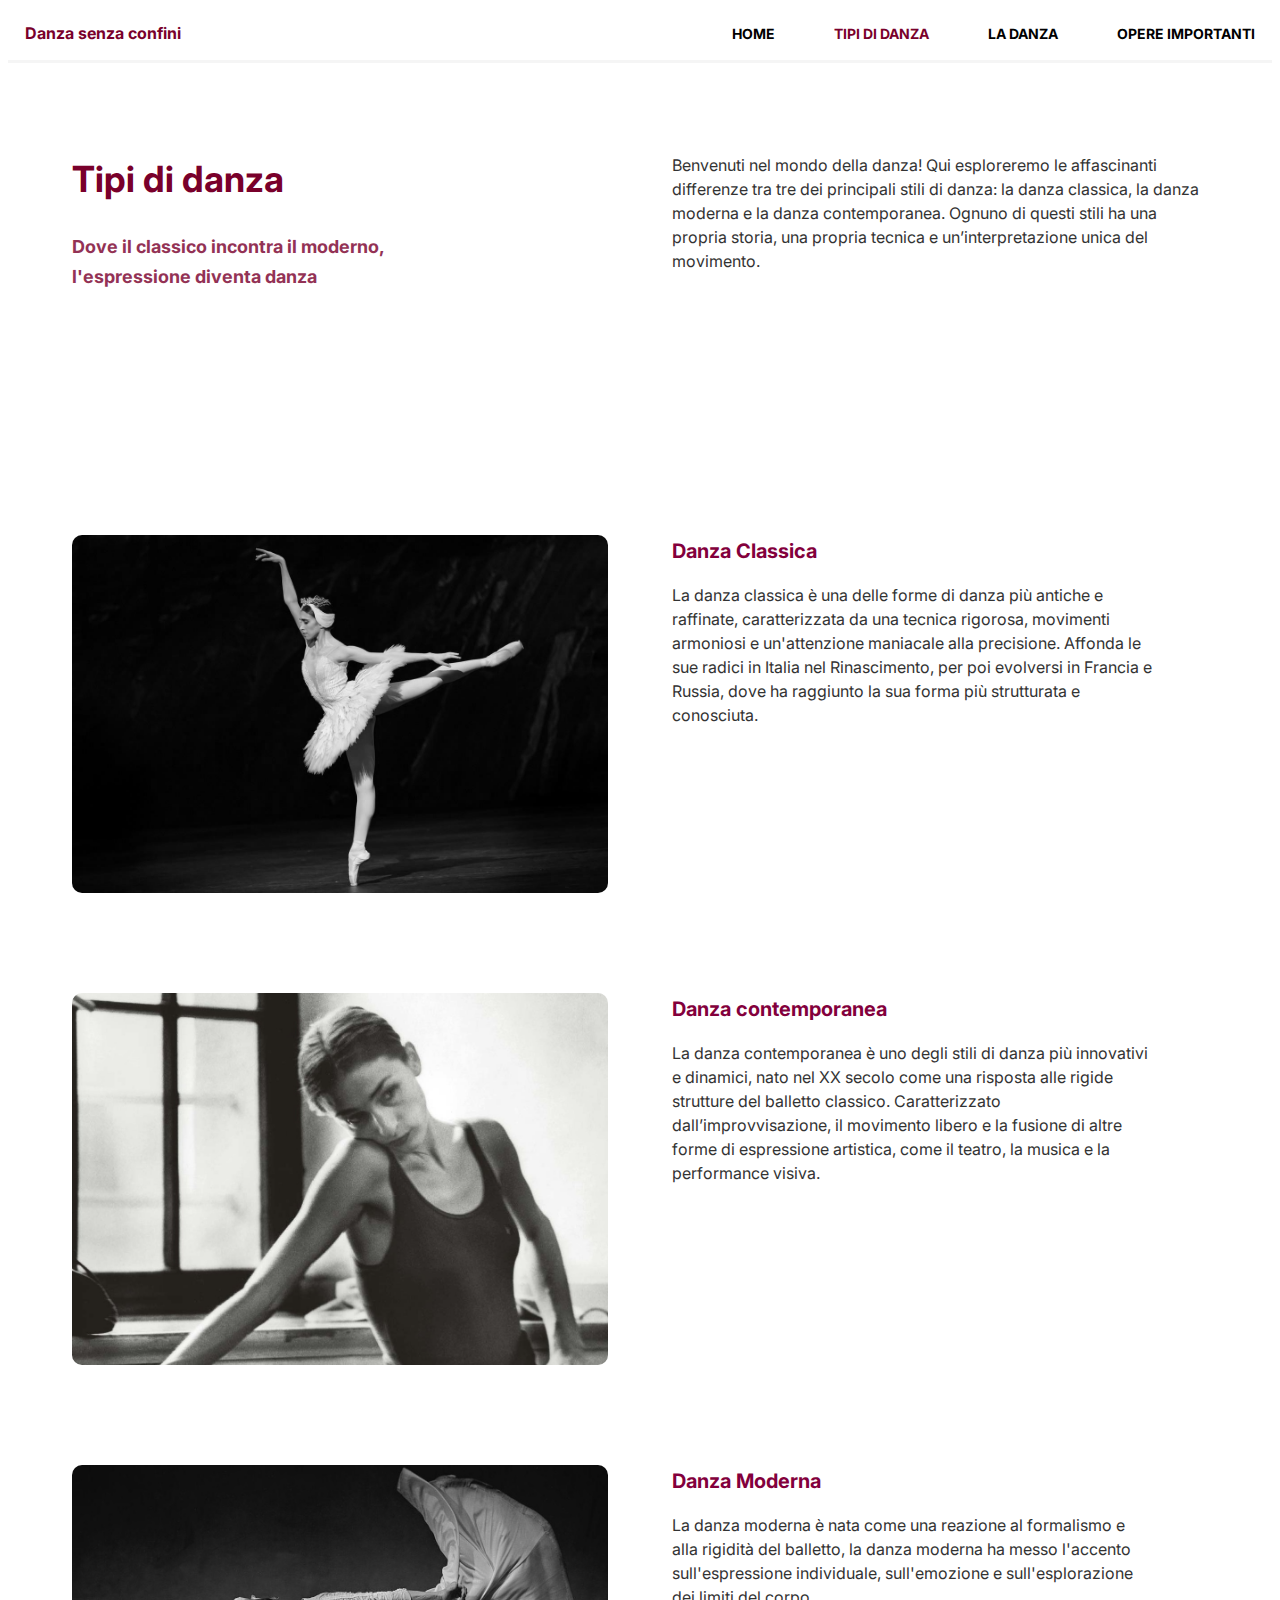
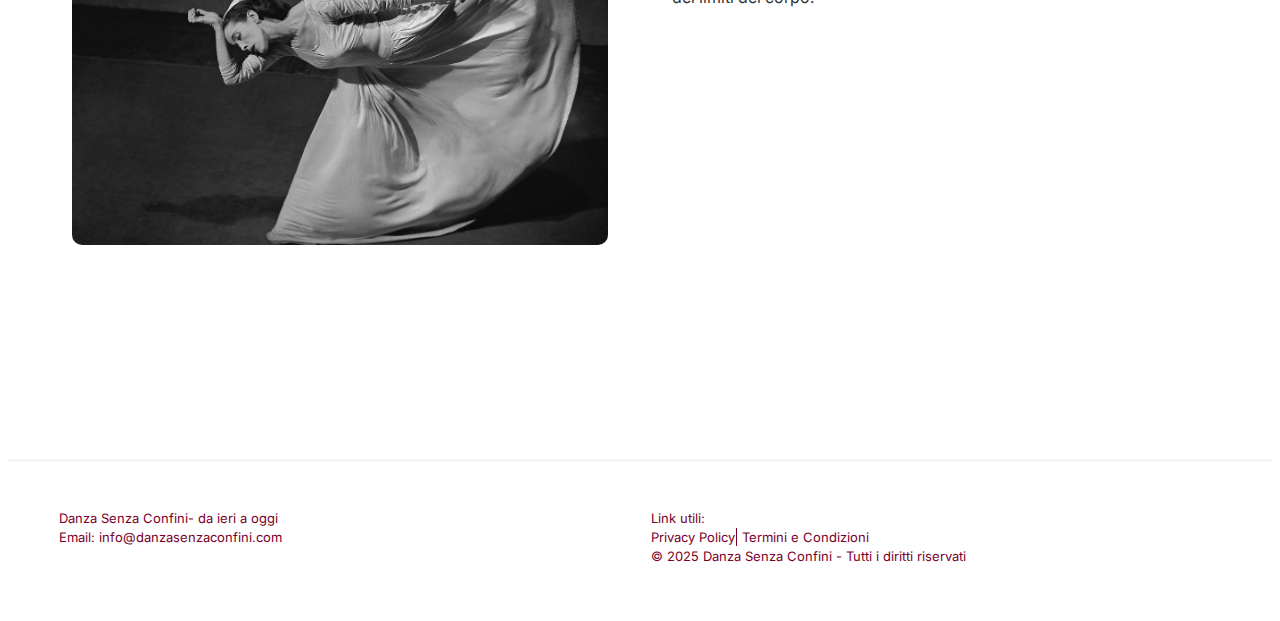
<file: tipididanza.html>
<!DOCTYPE html>
<html lang="it">
<head>
  <meta charset="UTF-8">
  <meta name="viewport" content="width=device-width, initial-scale=1.0">
  <title>Tipi di danza - Danza Senza Confini</title>
  <link rel="stylesheet" href="css/tipididanza.css">
  <style>
    @import url('https://fonts.googleapis.com/css2?family=Inter:ital,opsz,wght@0,14..32,100..900;1,14..32,100..900&display=swap');
    </style>
</head>
<body>
  <header class="intestazione">
    <a class="intestazionezoom"href="index.html">Danza senza confini</a>
    <div class="navigazione">
      <nav class="nav">
        <ul>
          <li class="borderright"><a class="nav-link" href="index.html">HOME</a></li>
          <li><a class="nav-link tipididanza" href="tipididanza.html">TIPI DI DANZA</a></li>
          <li class="borderright"><a class="nav-link" href="ladanza.html">LA DANZA</a></li>
          <li class="borderright"><a class="nav-link" href="opereimportanti.html">OPERE IMPORTANTI</a></li>
        </ul>
      </nav>
  </header>

<div class="corpo">
<main class="introduzione">
  <div class="titolo">
    <h1>Tipi di danza</h1>
    <h2>Dove il classico incontra il moderno, l'espressione diventa danza</h2>
  </div>
  <div class="intro">
      <p> Benvenuti nel mondo della danza! Qui esploreremo le affascinanti differenze tra tre dei principali stili di danza: la danza classica, la danza moderna e la danza contemporanea. Ognuno di questi stili ha una propria storia, una propria tecnica e un’interpretazione unica del movimento.</p>
  </div>
</main>
  <section class="TIPIDIDANZA">
      <div class="danze">
        <div class="danze_img">
         <a href="danzaclassica.html"><img class="zoom" src="img/carla home!.png"></a>
        </div>
        <div class="tipodanza">
          <a class="cambiocolore" href="danzaclassica.html">Danza Classica</a>
        <p>La danza classica è una delle forme di danza più antiche e raffinate, caratterizzata da una tecnica rigorosa, movimenti armoniosi e un'attenzione maniacale alla precisione. Affonda le sue radici in Italia nel Rinascimento, per poi evolversi in Francia e Russia, dove ha raggiunto la sua forma più strutturata e conosciuta.
        </p>
        </div>
      
      </div>

      <div class="danze">
        <div class="danze_img">
          <a href="danzacontemporanea.html"><img class="zoom" src="img/pina home.jpg"></a>
        </div>
        <div class="tipodanza">
          <a class="cambiocolore" href="danzacontemporanea.html">Danza contemporanea</a>
        <p>La danza contemporanea è uno degli stili di danza più innovativi e dinamici, nato nel XX secolo come una risposta alle rigide strutture del balletto classico. Caratterizzato dall’improvvisazione, il movimento libero e la fusione di altre forme di espressione artistica, come il teatro, la musica e la performance visiva.
        </p>
        </div>
       
      </div>

      <div class="danze">
        <div class="danze_img">
         <a href="danzamoderna.html"><img class="zoom" src="img/marta home.jpg"></a>
        </div>
        <div class="tipodanza">
          <a class="cambiocolore" href="danzamoderna.html">Danza Moderna</a>
        <p>La danza moderna è nata come una reazione al formalismo e alla rigidità del balletto, la danza moderna ha messo l'accento sull'espressione individuale, sull'emozione e sull'esplorazione dei limiti del corpo.</p>
        </div>
        
      </div>
  </section>
</div>
<footer class="footer">
  <div class="footer-column">
    <p>Danza Senza Confini- da ieri a oggi</p>
  <a href="mailto:info@danzasenzaconfini.com">Email: info@danzasenzaconfini.com</a>
  </div>
  <div class="footer-column">
    <p>Link utili:</p>
  <a class="borderright" href="#privacypolicy">Privacy Policy</a>
  <a href="#terminiecondizioni">Termini e Condizioni</a>
  <p>&copy; 2025 Danza Senza Confini - Tutti i diritti riservati</p>
  </div>
</footer>

</body>
</html>
</file>
<file: css/style.css>
body {
  font-family: "Inter", sans-serif;
  font-optical-sizing: auto;
  font-weight: weight;
  font-style: normal;
  line-height: 1.6;
  color: #333;
  background-color: #fff;
}
img{
max-width: 100%;
display: block;
}
.zoom{
  transition: transform 0.3s ease;
  box-shadow: 0.3s ease;
  display: block;
  margin: 0 auto;
  border-radius: 10px;
}
.zoom:hover{
  transform: scale(1.1);
  box-shadow: 0 10px 25px rgba(0,0,0,0.3);
}

  .intestazione {
    color:rgba(121, 0, 43, 1);
    padding: 10px;
    text-align: center;
    text-decoration: none;
  }

  .intestazionezoom{
      transition: transform 0.2s ease;
  box-shadow: 0.2s ease;
  display: inline-block;
  padding: 8px 12px;
  border-radius: 5px;
  text-decoration: none;
  color: inherit;
  }
  .intestazionezoom:hover{
  transform: scale(1.2);
}

.intestazione {
  text-align: left;
  display: flex;
}
header {
  display: flex;
  justify-content: space-between;
  align-items: center;
  padding: 5px 5px;
  background-color: white;
  border-bottom: 3px solid whitesmoke;
  font-weight:bold ;
}
.nav-link{
  transition: transform 0.2s ease;
  box-shadow: 0.2s ease;
  display: inline-block;
  padding: 8px 12px;
  border-radius: 5px;
  text-decoration: none;
  color: black
}
.nav-link:hover{
  transform: scale(1.2);
}
nav ul {
  list-style: none;
  display: flex;
  gap: 35px;
  padding: 0;
  margin: 0;
}

nav ul li {
  display: inline;
}

nav ul li a {
  text-decoration: none;
  color: black;
  font-size: 14px;
}
.nav .home {
  color:rgba(121, 0, 43, 1);
}
h1 {
    font-size: 36px;
    margin-top: 80px;
    color:rgba(121, 0, 43, 1);
    line-height: 40px;
  }
.DANZAHOME a{
    font-size: 18px;
    margin: 5px 0 0;
    color:rgba(121, 0, 43, 1);
    text-decoration: none;
    font-weight:bold ;
}
h2{
    margin-top: 5px;
    color: rgba(147, 50, 85, 1);
    line-height: 30px;
    font-size: 18px;
    width: 30%;
}
h4{
  color:rgba(121, 0, 43, 1);
  font-size: 20px;
  padding-left: 50px;
  padding-top: 50px;
}
.intro{
  display: flex;
  font-size: 16px;
  width: 100%;
  }
  .intro img{
    margin-left: 250px;
    display: flex;
    width: 300px;
    height: 288px;
    object-fit: cover;
  }

  .corpo{
    max-width: 1200px;
    margin: 0 auto;
  }
  .approfondimento {
    align-items: flex-start;
    margin: auto;
    margin-top: 150px;
    padding: 80px;
    background-color:rgba(121, 0, 43, 0.05);
    border-radius: 10px;
    display: flex;
    justify-content: space-between;
}
.approfondimento h4{
  width: 50%;
  margin: 0;
  padding: 0;
  margin-left: 100px;
  font-size: 20px;
}
.approfondimento p {
  width: 80%;
  margin-top: 0;
}
.approfondimento a{
  color:rgba(121, 0, 43, 1);
  text-decoration: none;
}
.scopri{
  transition: transform 0.3s ease ;
  box-shadow: 0.3s ease;
  display: inline-block;
  border-radius: 5px;
  text-decoration: none;
}
.scopri:hover{
  transform: scale(1.2);
 
}
.DANZAHOME{
    display: flex;
    flex-direction: row;
    justify-content: center;
    gap:50px;
    width: auto;
    padding-top: 50px;
}
.DANZAHOME img{
  width: 100%;
  height: 100%;
  border-radius: 8%;
  object-fit: cover;
  margin-top: 25px;
}
.DANZACLASSICA{
  flex-direction:row;
}
  .DANZAMODERNA{
    flex-direction:row;
}
  .DANZACONTEMPORANEA{
    flex-direction:row;
}
.cambiocolore{
  color:rgba(121, 0, 43, 1);
  transition: color 0.3 ease;
}
.cambiocolore:hover{
  color: black;
}

.footer {
  color:rgba(121, 0, 43, 1);
  display: flex;
  justify-content: space-between;
  border-top: 3px solid whitesmoke;
  margin-top: 50px;
  text-align: left;
  font-size: small;
  padding: 40px;
  line-height: 5px;
}
.footer-column{
  flex: 1;
  margin: 0 10px;
}
.footer p{
  padding: 1px;
  font-size: small;
}
.footer a {
  padding: 1px;
  text-decoration: none;
  color:rgba(121, 0, 43, 1);
}
.footer .borderright {
  border-right: 1px solid rgba(121, 0, 43, 1);
}
@media (max-width: 700px) {
  body {
    margin: 0;
    padding: 0;
  }

  header {
    display: flex;
    flex-direction: column;
    align-items: center;
  }

  .intestazione {
    text-align: center;
    font-size: 18px;
    padding: 15px ;
    gap: 10px;
  }

  nav ul {
    display: flex;
    flex-direction: column;
    gap: 10px;
    text-align: center;
  }

  nav ul li {
    display: block;
    width: 100%;
  }

  .corpo {
    width: 90%;
    margin: 0 auto;
  }

  h1 {
    font-size: 24px;
    margin: 40px 0;
    text-align: center;
  }

  h2 {
    font-size: 18px;
    margin: 10px ;
    text-align: center;
    width: 100%;
  }
  
  .intro {
    flex-direction: column;
  }

  .intro img {
    width: 100%;
    height: auto;
    margin-left: 0;
  }
  .approfondimento{
    flex-direction: column;
    padding: 20px;
  }
 .approfondimento h4 {
    font-size: 20px;
    margin: 10px 0;
  }

  .approfondimento p {
    width: 100%;
    margin: 10px 0;
  }
  
  .DANZAHOME {
    flex-direction: column;
    gap: 80px;
    align-items: center;
  }
  .DANZAHOME a{
    text-align: center;
    display: block;
    font-size: 18px;
  }
  .DANZAHOME img {
    width: 100%;
    height: auto;
  }
 .footer {
    display: flex;
    flex-direction: column;
    text-align: center;
    padding: 20px 10px;
  }

  .footer a {
    display: block;
    margin-bottom: 10px;
  }

 
}
</file>
<file: css/danzaclassica.css>
body {
  font-family: "Inter", sans-serif;
  font-optical-sizing: auto;
  font-weight: weight;
  font-style: normal;
  line-height: 1.6;
  color: #333;
  background-color: #fff;
}
img{
  width: 100%;
}
.intestazione {
  color:rgba(121, 0, 43, 1);
  padding: 5px;
  text-align: center;
  text-decoration: none;
}
.intestazione {
text-align: left;
display: flex;
}
  .intestazionezoom{
      transition: transform 0.2s ease;
  box-shadow: 0.2s ease;
  display: inline-block;
  padding: 8px 12px;
  border-radius: 5px;
  text-decoration: none;
  color: inherit;
  }
  .intestazionezoom:hover{
  transform: scale(1.2);
}
header {
display: flex;
justify-content: space-between;
align-items: center;
padding: 5px 5px;
background-color: white;
border-bottom: 3px solid whitesmoke;
font-weight:bold ;
}
.nav-link{
  transition: transform 0.2s ease;
  box-shadow: 0.2s ease;
  display: inline-block;
  padding: 8px 12px;
  border-radius: 5px;
  text-decoration: none;
  color: black;

}
.nav-link:hover{
  transform: scale(1.2);
}
nav ul {
list-style: none;
display: flex;
gap: 35px;
padding: 0;
margin: 0;
}

nav ul li {
display: inline;
}

nav ul li a {
text-decoration: none;
color: black;
font-size: 14px;
}

.corpo {
  max-width: 1200px;
  margin: auto;
  padding: 20px;
}

.pagina img {
  width:50%;
  height: 30%;
  object-fit: cover;
  border-radius: 10px;
  margin-bottom: 20px;
 margin-left: 325px;
 margin-right: 100px;
}

section {
  margin-bottom: 40px;
}

h1 {
  color: rgba(121, 0, 43, 1);
  font-size: 28px;
  margin-bottom: 10px;
  font-weight:bold ;
}

p {
  font-size: 16px;
}

.paragrafo1 {
  background-color: white;
  padding: 20px;
  border-radius: 10px;
  display: flex;
  justify-content: space-between;
  gap: 120px;
} 
.paragrafo1 h1{
  width: 50%;
  margin: 10px;
}
.pallino {
  display: inline-block;
  width: 20px;
  height: 20px;
  background-color: rgba(121, 0, 43, 1);
  border-radius: 50%;
  margin-right: 8px;
}
.paragrafo2 {
  margin-top: 150px;
  display: flex;
  background-color: #f2f2f2;
  border-radius: 10px;
  align-items: center;
  max-width: 100%;
}
.scritte{
  flex-direction: column;
  width: 50%;
  margin-left: 20px;
}
.paragrafo2 h1{
  margin: 0;
}
.fotocarla img {
  width: 50%;
  border-radius: 10px;
  margin-top: 20px;
}
.fotocarla{
  display: flex;
  width: 50%;
  height: auto;
  justify-content: center;
}

.paragrafo3 {
  margin-top: 150px;
  background-color: white;
  border-radius: 10px;
  display: flex;
  justify-content: space-between;
}
.paragrafo3 h1{
  width: 50%;
  margin: 10px;
  margin-left: 20%;
}
.paragrafo3 p{
  width: 100%;
  margin-right: 20%;
}

.paragrafo4 {
  width: 100%;
  margin-top: 150px;
  background-color: white;
  padding: 10px;
  border-radius: 10px;
  display: flex;
  justify-content: space-between;
  align-items: center;
  gap: 32px;
  border: 1px solid #eee;
  
}
.paragrafo4 h1{
  margin: 0;
}
.paragrafo4 p{
  width: 100%;
  justify-content: center;
}
.fotoclassica img {
  width: 50%;
  height: auto;
  border-radius: 8px;
  object-fit: cover;
}

.footer {
  color:rgba(121, 0, 43, 1);
  display: flex;
  justify-content: space-between;
  border-top: 3px solid whitesmoke;
  margin-top: 50px;
  text-align: left;
  font-size: small;
  padding: 40px;
  line-height: 5px;
}
.footer-column{
  flex: 1;
  margin: 0 10px;
}
.footer p{
  padding: 1px;
  font-size: small;
}
.footer a {
  padding: 1px;
  text-decoration: none;
  color:rgba(121, 0, 43, 1);
}
.footer .borderright {
  border-right: 1px solid rgba(121, 0, 43, 1);
}
@media (max-width: 700px) {
  body {
    margin: 0;
    padding: 0;
  }

  header {
    display: flex;
    flex-direction: column;
    align-items: center;
  }

  .intestazione {
    text-align: center;
    font-size: 18px;
    padding: 15px ;
    gap: 10px;
  }

  nav ul {
    display: flex;
    flex-direction: column;
    gap: 10px;
    text-align: center;
  }

  nav ul li {
    display: block;
    width: 100%;
  }

  .corpo {
    width: 90%;
    padding: 10px;
    margin: 0 auto;
  }

  .pagina img {
    width: 100%;
    height: auto;
    margin: 0 0 20px 0;
  }

  .paragrafo1,
  .paragrafo3,
  .paragrafo4 {
    display: flex;
    flex-direction: column;
    gap: 0;
    align-items: flex-start;
    text-align: left;
    width: 100%;
    padding: 0 10px;
  }

  .paragrafo3 p,
  .paragrafo4 p {
    width: 100%;
  }
.paragrafo4{
  width: 95%;
}
  .pagina p {
    font-size: 16px;
  }

  .paragrafo1 h1,
  .paragrafo3 h1,
  .paragrafo4 h1 {
    width: 100%;
    margin: 0;
    font-size: 20px;
  }

  .fotoclassica{
    width: 100%;
  }
  .fotoclassica img {
    width: 100%;
    height: auto;
    max-width: 300px;
    margin: 0 auto;
    display: block;
    margin-bottom: 20px;
  }

  .paragrafo2 {
    flex-direction: column;
    padding: 20px;
  }

  .scritte {
    width: 100%;
    margin: 0;
    padding: 0;
  }
  .paragrafo2 h1 {
    font-size: 20px;
    text-align: center;
    margin: 0 auto;
    padding: 10px 0;
  }
    .fotocarla{
    width: 100%;
    margin-top: 10px;
  }
  .fotocarla img {
    width: 100%;
    height: auto;
    max-width: 300px;
  }
  .footer {
    display: flex;
    flex-direction: column;
    text-align: center;
    padding: 20px 10px;
  }

  .footer a {
    display: block;
    margin-bottom: 10px;
  }
}
</file>
<file: css/danzacontemporanea.css>
body {
  font-family: "Inter", sans-serif;
  font-optical-sizing: auto;
  font-weight: weight;
  font-style: normal;
  line-height: 1.6;
  color: #333;
  background-color: #fff;
}
img{
  width: 100%;
}

.intestazione {
  color:rgba(121, 0, 43, 1);
  padding: 5px;
  text-align: center;
  text-decoration: none;
}
.intestazione {
text-align: left;
display: flex;
}
  .intestazionezoom{
      transition: transform 0.2s ease;
  box-shadow: 0.2s ease;
  display: inline-block;
  padding: 8px 12px;
  border-radius: 5px;
  text-decoration: none;
  color: inherit;
  }
  .intestazionezoom:hover{
  transform: scale(1.2);
}
header {
display: flex;
justify-content: space-between;
align-items: center;
padding: 5px 5px;
background-color: white;
border-bottom: 3px solid whitesmoke;
font-weight:bold ;
}
.nav-link{
  transition: transform 0.2s ease;
  box-shadow: 0.2s ease;
  display: inline-block;
  padding: 8px 12px;
  border-radius: 5px;
  text-decoration: none;
  color: black;
}
.nav-link:hover{
  transform: scale(1.2);
}
nav ul {
list-style: none;
display: flex;
gap: 35px;
padding: 0;
margin: 0;
}

nav ul li {
display: inline;
}

nav ul li a {
text-decoration: none;
color: black;
font-size: 14px;
}


.corpo {
  max-width: 1200px;
  margin: auto;
  padding: 20px;
}

.pagina img {
  width:40%;
  height: 20%;
  object-fit: cover;
  border-radius: 10px;
  margin-bottom: 20px;
 margin-left: 350px;
 margin-right: 100px;
}

section {
  margin-bottom: 40px;
}

h1 {
  color: rgba(121, 0, 43, 1);
  font-size: 28px;
  margin-bottom: 10px;
  font-weight:bold ;
}

p {
  font-size: 16px;
}

.paragrafo1 {
  background-color: white;
  padding: 20px;
  border-radius: 10px;
  display: flex;
  justify-content: space-between;
  gap: 120px;
} 
.paragrafo1 h1{
  width: 50%;
  margin: 10px;
}
.pallino {
  display: inline-block;
  width: 20px;
  height: 20px;
  background-color: rgba(121, 0, 43, 1);
  border-radius: 50%;
  margin-right: 8px;
}
.paragrafo2 {
  margin-top: 150px;
  display: flex;
  background-color: #f2f2f2;
  border-radius: 10px;
  align-items: center;
  max-width: 100%;
}
.scritte{
  flex-direction: column;
  width: 50%;
  margin-left: 20px;
}
.paragrafo2 h1{
  margin: 10;
}
.fotopina img {
  width: 50%;
  border-radius: 10px;
  margin-top: 20px;
}
.fotopina{
  display: flex;
  width: 50%;
  height: auto;
  justify-content: center;
}

.paragrafo3 {
  margin-top: 150px;
  background-color: white;
  border-radius: 10px;
  display: flex;
  justify-content: space-between;
}
.paragrafo3 h1{
  width: 50%;
  margin: 10px;
  margin-left: 20%;
}
.paragrafo3 p{
  width: 100%;
  margin-right: 20%;
}
.paragrafo4 {
  width: 100%;
  margin-top: 150px;
  background-color: white;
  padding: 10px;
  border-radius: 10px;
  display: flex;
  justify-content: space-between;
  align-items: center;
  gap: 32px;
  border: 1px solid #eee;
  
}
.paragrafo4 h1{
  margin: 0;
}
.paragrafo4 p{
  width: 100%;
  justify-content: center;
}
.fotocontemporanea img {
  width: 50%;
  height: auto;
  border-radius: 8px;
  object-fit: cover;
}

.footer {
  color:rgba(121, 0, 43, 1);
  display: flex;
  justify-content: space-between;
  border-top: 3px solid whitesmoke;
  margin-top: 50px;
  text-align: left;
  font-size: small;
  padding: 40px;
  line-height: 5px;
}
.footer-column{
  flex: 1;
  margin: 0 10px;
}
.footer p{
  padding: 1px;
  font-size: small;
}
.footer a {
  padding: 1px;
  text-decoration: none;
  color:rgba(121, 0, 43, 1);
}
.footer .borderright {
  border-right: 1px solid rgba(121, 0, 43, 1);
}
@media (max-width: 700px) {
  body {
    margin: 0;
    padding: 0;
  }

  header {
    display: flex;
    flex-direction: column;
    align-items: center;
  }

  .intestazione {
    text-align: center;
    font-size: 18px;
    padding: 15px ;
    gap: 10px;
  }

  nav ul {
    display: flex;
    flex-direction: column;
    gap: 10px;
    text-align: center;
  }

  nav ul li {
    display: block;
    width: 100%;
  }

  .corpo {
    width: 90%;
    padding: 10px;
    margin: 0 auto;
  }

  .pagina img {
    width: 100%;
    height: auto;
    margin: 0 0 20px 0;
  }

  .paragrafo1,
  .paragrafo3,
  .paragrafo4 {
    display: flex;
    flex-direction: column;
    gap: 0;
    align-items: flex-start;
    text-align: left;
    width: 100%;
    padding: 0 10px;
  }

  .paragrafo3 p,
  .paragrafo4 p {
    width: 100%;
  }
.paragrafo4{
  width: 95%;
}
  .pagina p {
    font-size: 16px;
  }

  .paragrafo1 h1,
  .paragrafo3 h1,
  .paragrafo4 h1 {
    width: 100%;
    margin: 0;
    font-size: 20px;
  }

  .fotocontemporanea{
    width: 100%;
  }
  .fotocontemporanea img {
    width: 100%;
    height: auto;
    max-width: 300px;
    margin: 0 auto;
    display: block;
    margin-bottom: 20px;
  }

  .paragrafo2 {
    flex-direction: column;
    padding: 20px;
  }

  .scritte {
    width: 100%;
    margin: 0;
    padding: 0;
  }
  .paragrafo2 h1 {
    font-size: 20px;
    text-align: center;
    margin: 0 auto;
    padding: 10px 0;
  }
    .fotopina{
    width: 100%;
    margin-top: 10px;
  }
  .fotopina img {
    width: 100%;
    height: auto;
    max-width: 300px;
  }
  
  .footer {
    display: flex;
    flex-direction: column;
    text-align: center;
    padding: 20px 10px;
  }

  .footer a {
    display: block;
    margin-bottom: 10px;
  }
}
</file>
<file: css/danzamoderna.css>
body {
  font-family: "Inter", sans-serif;
  font-optical-sizing: auto;
  font-weight: weight;
  font-style: normal;
  line-height: 1.6;
  color: #333;
  background-color: #fff;
}
img{
  width: 100%;
}

.intestazione {
  color:rgba(121, 0, 43, 1);
  padding: 5px;
  text-align: center;
  text-decoration: none;
}
.intestazione {
text-align: left;
display: flex;
}
  .intestazionezoom{
      transition: transform 0.2s ease;
  box-shadow: 0.2s ease;
  display: inline-block;
  padding: 8px 12px;
  border-radius: 5px;
  text-decoration: none;
  color: inherit;
  }
  .intestazionezoom:hover{
  transform: scale(1.2);
}
header {
display: flex;
justify-content: space-between;
align-items: center;
padding: 5px 5px;
background-color: white;
border-bottom: 3px solid whitesmoke;
font-weight:bold ;
}
.nav-link{
  transition: transform 0.2s ease;
  box-shadow: 0.2s ease;
  display: inline-block;
  padding: 8px 12px;
  border-radius: 5px;
  text-decoration: none;
  color: black;
}
.nav-link:hover{
  transform: scale(1.2);
}
nav ul {
list-style: none;
display: flex;
gap: 35px;
padding: 0;
margin: 0;
}

nav ul li {
display: inline;
}

nav ul li a {
text-decoration: none;
color: black;
font-size: 14px;
}


.corpo {
  max-width: 1200px;
  margin: auto;
  padding: 20px;
}

.pagina img {
  width:40%;
  height: 20%;
  object-fit: cover;
  border-radius: 10px;
  margin-bottom: 20px;
 margin-left: 350px;
 margin-right: 100px;
}

section {
  margin-bottom: 40px;
}

h1 {
  color: rgba(121, 0, 43, 1);
  font-size: 28px;
  margin-bottom: 10px;
  font-weight:bold ;
}

p {
  font-size: 16px;
}

.paragrafo1 {
  background-color: white;
  padding: 20px;
  border-radius: 10px;
  display: flex;
  justify-content: space-between;
  gap: 120px;
} 
.paragrafo1 h1{
  width: 50%;
  margin: 10px;
}
.pallino {
  display: inline-block;
  width: 20px;
  height: 20px;
  background-color: rgba(121, 0, 43, 1);
  border-radius: 50%;
  margin-right: 8px;
}
.paragrafo2 {
  margin-top: 150px;
  display: flex;
  background-color: #f2f2f2;
  border-radius: 10px;
  align-items: center;
  max-width: 100%;
}
.scritte{
  flex-direction: column;
  width: 50%;
  margin-left: 20px;
}
.paragrafo2 h1{
  margin: 20;
}
.fotomarta img {
  width: 50%;
  border-radius: 10px;
  margin-top: 20px;
}
.fotomarta{
  display: flex;
  width: 50%;
  height: auto;
  justify-content: center;
}

.paragrafo3 {
  margin-top: 150px;
  background-color: white;
  border-radius: 10px;
  display: flex;
  justify-content: space-between;
}
.paragrafo3 h1{
  width: 50%;
  margin: 10px;
  margin-left: 20%;
}
.paragrafo3 p{
  width: 100%;
  margin-right: 20%;
}
.paragrafo4 {
  width: 100%;
  margin-top: 150px;
  background-color: white;
  padding: 10px;
  border-radius: 10px;
  display: flex;
  justify-content: space-between;
  align-items: center;
  gap: 32px;
  border: 1px solid #eee;
  
}
.paragrafo4 h1{
  margin: 0;
}
.paragrafo4 p{
  width: 100%;
  justify-content: center;
}
.fotomoderna img {
  width: 50%;
  height: auto;
  border-radius: 8px;
  object-fit: cover;
}

.footer {
  color:rgba(121, 0, 43, 1);
  display: flex;
  justify-content: space-between;
  border-top: 3px solid whitesmoke;
  margin-top: 50px;
  text-align: left;
  font-size: small;
  padding: 40px;
  line-height: 5px;
}
.footer-column{
  flex: 1;
  margin: 0 10px;
}
.footer p{
  padding: 1px;
  font-size: small;
}
.footer a {
  padding: 1px;
  text-decoration: none;
  color:rgba(121, 0, 43, 1);
}
.footer .borderright {
  border-right: 1px solid rgba(121, 0, 43, 1);
}
@media (max-width: 700px) {
  body {
    margin: 0;
    padding: 0;
  }

  header {
    display: flex;
    flex-direction: column;
    align-items: center;
  }

  .intestazione {
    text-align: center;
    font-size: 18px;
    padding: 15px ;
    gap: 10px;
  }

  nav ul {
    display: flex;
    flex-direction: column;
    gap: 10px;
    text-align: center;
  }

  nav ul li {
    display: block;
    width: 100%;
  }

  .corpo {
    width: 90%;
    padding: 10px;
    margin: 0 auto;
  }

  .pagina img {
    width: 100%;
    height: auto;
    margin: 0 0 20px 0;
  }

  .paragrafo1,
  .paragrafo3,
  .paragrafo4 {
    display: flex;
    flex-direction: column;
    gap: 0;
    align-items: flex-start;
    text-align: left;
    width: 100%;
    padding: 0 10px;
  }

  .paragrafo3 p,
  .paragrafo4 p {
    width: 100%;
  }
.paragrafo4{
  width: 95%;
}
  .pagina p {
    font-size: 16px;
  }

  .paragrafo1 h1,
  .paragrafo3 h1,
  .paragrafo4 h1 {
    width: 100%;
    margin: 0;
    font-size: 20px;
  }
  .fotomoderna{
    width: 100%;
  }
  .fotomoderna img {
    width: 100%;
    height: auto;
    max-width: 300px;
    margin: 0 auto;
    display: block;
    margin-bottom: 20px;
  }

  .paragrafo2 {
    flex-direction: column;
    padding: 20px;
  }

  .scritte {
    width: 100%;
    margin: 0;
    padding: 0;
  }
  .paragrafo2 h1 {
    font-size: 20px;
    text-align: center;
    margin: 0 auto;
    padding: 10px 0;
  }
  .fotomarta{
    width: 100%;
    margin-top: 10px;
  }
  .fotomarta img {
    width: 100%;
    height: auto;
    max-width: 300px;
  }

  
  .footer {
    display: flex;
    flex-direction: column;
    text-align: center;
    padding: 20px 10px;
  }

  .footer a {
    display: block;
    margin-bottom: 10px;
  }
}
</file>
<file: css/ladanza.css>
body {
  font-family: "Inter", sans-serif;
  font-optical-sizing: auto;
  font-weight: weight;
  font-style: normal;
  line-height: 1.6;
  color: #333;
  background-color: #fff;
}
img{
  width: 100%;
  display: block;
}
  
  .intestazione {
    color:rgba(121, 0, 43, 1);
    padding: 5px;
    text-align: center;
    text-decoration: none;
  }
    .intestazionezoom{
      transition: transform 0.2s ease;
  box-shadow: 0.2s ease;
  display: inline-block;
  padding: 8px 12px;
  border-radius: 5px;
  text-decoration: none;
  color: inherit;
  }
  .intestazionezoom:hover{
  transform: scale(1.2);
}
.intestazione {
  text-align: left;
  display: flex;
}
header {
  display: flex;
  justify-content: space-between;
  align-items: center;
  padding: 5px 5px;
  background-color: white;
  border-bottom: 3px solid whitesmoke;
  font-weight:bold ;
}
.nav-link{
  transition: transform 0.2s ease;
  box-shadow: 0.2s ease;
  display: inline-block;
  padding: 8px 12px;
  border-radius: 5px;
  text-decoration: none;
  color: black;
}
.nav-link:hover{
  transform: scale(1.2);
}
nav ul {
  list-style: none;
  display: flex;
  gap: 35px;
  padding: 0;
  margin: 0;
}

nav ul li {
  display: inline;
}

nav ul li a {
  text-decoration: none;
  color: black;
  font-size: 14px;
}
.nav .ladanza{
  color:rgba(121, 0, 43, 1);
}
h1 {
    font-size: 36px;
    color:rgba(121, 0, 43, 1);
  }
  h2{
    margin-top: 5px;
    line-height: 30px;
    color:rgba(147, 50, 85, 1); 
    width: 75%;
    font-size: 18px;
  }
h3{
    color:rgba(121, 0, 43, 1); 
    width: 50%;
    font-size: 28px;
     margin-bottom: 10px;
     font-weight:bold ;
}
  .introduzione {
    padding: 64px 32px;
    gap: 64px;
    align-items: center;
    display: flex;
  }
.intro {
  width: 50%;
}
  .titolo {
    width: 50%;
  }
  .corpo{
  max-width: 1200px;
  margin: 0 auto;
}
  section {
  margin-bottom: 40px;
}
  p {
    font-size: 16px;
  }
  
  .paragrafo1 {
  margin-top: 100px;
  display: flex;
  padding: 64px 32px;
  border-radius: 10px;
  background-color: #fff;
  justify-content: space-between;
  gap: 64px;
  } 
  .contenutotesto{
     width: 50%;
  }
  ul {
  padding-left: 20px;
  margin-bottom: 20px;
}
  .paragrafo1 h3{
    width: 50%;
    margin: 0;
   
  }
  .pallino {
    display: inline-block;
    width: 20px;
    height: 20px;
    background-color: rgba(121, 0, 43, 1);
    border-radius: 50%;
    margin-right: 8px;
  }
  .paragrafo2 {
    margin-top: 150px;
    display: flex;
    padding: 20px;
    background-color: #f2f2f2;
    border-radius: 10px;
    align-items: center;
    max-width: 100%;
  }
  .scritte{
    flex-direction: column;
    width: 50%;
    margin-left: 20px;
  }
  .paragrafo2 h3{
    width: 100%;
    margin: 0;
  }
  .foto img {
    width: 60%;
    border-radius: 10px;
    margin-top: 10px;
    margin-left: 160px;
  }
  .foto{
    display: flex;
    width: 50%;
    height: 100%;
    justify-content: center;
  }
  
  .paragrafo3 {
    margin-top: 150px;
    padding: 50px;
    background-color: white;
    border-radius: 10px;
    display: flex;
    justify-content: space-between;
  }
  .paragrafo3 h3{
    width: 50%;
    margin: 10px;
    margin-left: 10%;
  }
  .paragrafo3 p{
    width: 100%;
    margin-right: 20%;
  }
  .footer {
    color:rgba(121, 0, 43, 1);
    display: flex;
    justify-content: space-between;
    border-top: 3px solid whitesmoke;
    margin-top: 50px;
    text-align: left;
    font-size: small;
    padding: 40px;
    line-height: 5px;
  }
  .footer-column{
    flex: 1;
    margin: 0 10px;
  }
  .footer p{
    padding: 1px;
    font-size: small;
  }
  .footer a {
    padding: 1px;
    text-decoration: none;
    color:rgba(121, 0, 43, 1);
  }
  .footer .borderright {
    border-right: 1px solid rgba(121, 0, 43, 1);
  }
 
@media (max-width: 700px) {
  body {
    margin: 0;
    padding: 0;
  }

  header {
    display: flex;
    flex-direction: column;
    align-items: center;
  }

  .intestazione {
    text-align: center;
    font-size: 18px;
    padding: 15px ;
    gap: 10px;
  }

  nav ul {
    display: flex;
    flex-direction: column;
    gap: 10px;
    text-align: center;
  }

  nav ul li {
    display: block;
    width: 100%;
  }

  .corpo {
    width: 90%;
    margin: 0 auto;
  }

  .introduzione {
    flex-direction: column;
  }

  h1 {
    font-size: 24px;
    text-align: center;
    margin: 0px 0;
  }

  h2 {
    font-size: 18px;
    margin: 10px ;
    text-align: center;
    width: 100%;
  }

  .intro , .titolo{
    width: 100%;

  }

  .paragrafo1 {
    width: 100;
    flex-direction: column;
    gap: 0px;
    padding: 20px;
  }
  .contenutotesto{
    width: 100%;
  }
  .paragrafo1 h3 {
    width: 100%;
    font-size: 20px;
    margin: 10px 0;
  }

  .paragrafo2 {
    flex-direction: column;
    padding: 20px;
  }

  .scritte {
    width: 100%;
    margin: 0;
    padding: 0;
  }
  .paragrafo2 h3 {
    font-size: 20px;
    text-align: center;
    margin: 0 auto;
    padding: 10px 0;
  }

  .foto {
    width: 100%;
    margin-right: 160px;
  }

  .foto img {
    width: 100%;
    height: auto;
  }

  .paragrafo3 {
    flex-direction: column;
    padding: 20px;
  }

  .paragrafo3 h3 {
    font-size: 20px;
    margin: 10px 0;
  }

  .paragrafo3 p {
    width: 100%;
    margin: 10px 0;
  }

  .footer {
    display: flex;
    flex-direction: column;
    text-align: center;
    padding: 20px 10px;
  }

  .footer a {
    display: block;
    margin-bottom: 10px;
  }
}
</file>
<file: css/opereimportanti.css>
body {
  font-family: "Inter", sans-serif;
  font-optical-sizing: auto;
  font-weight: weight;
  font-style: normal;
  line-height: 1.6;
  color: #333;
  background-color: #fff;
}
img{
  max-width: 100%;
  display: block;
}

.zoom{
  transition: transform 0.3s ease;
  box-shadow: 0.3s ease;
  display: block;
  margin: 0 auto;
  border-radius: 10px;
}
.zoom:hover{
  transform: scale(1.1);
  box-shadow: 0 10px 25px rgba(0,0,0,0.3);
}
.intestazione {
  color:rgba(121, 0, 43, 1);
  padding: 5px;
  text-align: center;
  text-decoration: none;
}
  .intestazionezoom{
      transition: transform 0.2s ease;
  box-shadow: 0.2s ease;
  display: inline-block;
  padding: 8px 12px;
  border-radius: 5px;
  text-decoration: none;
  color: inherit;
  }
  .intestazionezoom:hover{
  transform: scale(1.2);
}
.intestazione {
text-align: left;
display: flex;
}
header {
display: flex;
justify-content: space-between;
align-items: center;
padding: 5px 5px;
background-color: white;
border-bottom: 3px solid whitesmoke;
font-weight:bold ;
}
.nav-link{
  transition: transform 0.2s ease;
  box-shadow: 0.2s ease;
  display: inline-block;
  padding: 8px 12px;
  border-radius: 5px;
  text-decoration: none;
  color: black;
}
.nav-link:hover{
  transform: scale(1.2);
}
nav ul {
list-style: none;
display: flex;
gap: 35px;
padding: 0;
margin: 0;
}

nav ul li {
display: inline;
}

nav ul li a {
text-decoration: none;
color: black;
font-size: 14px;
}
.nav .opereimportanti {
color:rgba(121, 0, 43, 1);
}
h1 {
  font-size: 36px;
  color:rgba(121, 0, 43, 1);
}

h2{
  margin-top: 5px;
  line-height: 30px;
  color:rgba(147, 50, 85, 1); 
  width: 75%;
  font-size: 18px;
}

  .introduzione {
    padding: 64px 32px;
    gap: 64px;
    align-items: center;
    display: flex;
  }
  .introduzione p{
    margin-bottom: 1.5rem;
    line-height: 1.5;
  }
  .titolo{
    width: 50%;
  }
  .intro {
    width: 50%;
  }
.corpo{
  max-width: 1200px;
  margin: 0 auto;
}

.danze {
  margin-top: 100px;
 padding: 64px 32px; 
}
.fototesto img{
    display: block;
    border-radius: 10px;
    margin-left: 0;
}
.fototesto{
width: 50%;
}
.testo{
  width: 50%;
  margin-bottom: 1.5rem;
  line-height: 1.5;
  flex-direction: row;
}
article {
  display: flex;
  gap: 64px;
  margin-bottom: 100px;
}

article:nth-child(even) {
  flex-direction: row-reverse;
  gap: 64px;
}
.zoomtitolo{
  transition: transform 0.3s ease ;
  box-shadow: 0.3s ease;
  margin-right: auto;
  border-radius: 5px;
  text-decoration: none;
  display: block;
}
.zoomtitolo:hover{
  transform: scale(1.1);
}

img {
  max-width: 500px;
  height: auto;
  border-radius: 8px;
  margin: 0 ;
}

.fototesto a {
  color: rgba(121, 0, 43, 1);
  text-decoration: none;
  font-weight:bold ;
  margin-top: 30px;
}

.footer {
  color:rgba(121, 0, 43, 1);
  display: flex;
  justify-content: space-between;
  border-top: 3px solid whitesmoke;
  margin-top: 50px;
  text-align: left;
  font-size: small;
  padding: 40px;
  line-height: 5px;
}
.footer-column{
  flex: 1;
  margin: 0 10px;
}
.footer p{
  padding: 1px;
  font-size: small;
}
.footer a {
  padding: 1px;
  text-decoration: none;
  color:rgba(121, 0, 43, 1);
}
.footer .borderright {
  border-right: 1px solid rgba(121, 0, 43, 1);
}
@media (max-width: 700px) {
  body {
    margin: 0;
    padding: 0;
    }

  header {
    display: flex;
    flex-direction: column;
    align-items: center;
  }

  .intestazione {
    text-align: center;
    font-size: 18px;
    padding: 15px ;
    gap: 10px;
  }

  nav ul {
    display: flex;
    flex-direction: column;
    gap: 10px;
    text-align: center;
  }

  nav ul li {
    display: block;
    width: 100%;
  }

  .corpo {
    width: 90%;
    margin: 0 auto;
  }

   h1 {
    font-size: 24px;
    margin: 0px 0;
    text-align: center;
  }

  h2 {
    font-size: 18px;
    text-align: center;
    width: 100%;
    margin: 10px ;
  }
  
  .introduzione{
    flex-direction: column;
  }

  .intro, .titolo, .fototesto {
    width: 100%;
  }
.danze{
  margin: 0;
}
  article {
    display: flex;
    flex-direction: column;
    width: 100%;
  }
    article:nth-child(even) {
    flex-direction: column;
  } 
   .testo{
    width: 100%;
   } 
  img {
    max-width: 100%;
    height: auto;
  }

  .footer {
    display: flex;
    flex-direction: column;
    text-align: center;
    padding: 20px 10px;
  }

  .footer a {
    display: block;
    margin-bottom: 10px;
  }

}
</file>
<file: css/tipididanza.css>
body {
  font-family: "Inter", sans-serif;
  font-optical-sizing: auto;
  font-weight: weight;
  font-style: normal;
  line-height: 1.6;
  color: #333;
  background-color: #fff;
}
img{
max-width: 100%;
display: block;
}
.zoom{
  transition: transform 0.3s ease;
  box-shadow: 0.3s ease;
  display: block;
  margin: 0 auto;
  border-radius: 10px;
}
.zoom:hover{
  transform: scale(1.1);
  box-shadow: 0 10px 25px rgba(0,0,0,0.3);
}
  
  .intestazione {
    color:rgba(121, 0, 43, 1);
    padding: 5px;
    text-align: center;
    text-decoration: none;
  }
    .intestazionezoom{
      transition: transform 0.2s ease;
  box-shadow: 0.2s ease;
  display: inline-block;
  padding: 8px 12px;
  border-radius: 5px;
  text-decoration: none;
  color: inherit;
  }
  .intestazionezoom:hover{
  transform: scale(1.2);
}
  .intestazione {
    text-align: left;
    display: flex;
  }

  h2{
    margin-top: 5px;
    color: rgba(147, 50, 85, 1);
    line-height: 30px;
    font-size: 18px;
    width: 75%;
}
h1{
  color:rgba(121, 0, 43, 1);
  font-size: 36px;
}
.corpo{
  max-width: 1200px;
  margin: 0 auto;
}
header {
display: flex;
justify-content: space-between;
align-items: center;
padding: 5px 5px;
background-color: white;
border-bottom: 3px solid whitesmoke;
font-weight:bold ;
}
.nav-link{
  transition: transform 0.2s ease;
  box-shadow: 0.2s ease;
  display: inline-block;
  padding: 8px 12px;
  border-radius: 5px;
  text-decoration: none;
  color: black;
}
.nav-link:hover{
  transform: scale(1.2);
}
nav ul {
list-style: none;
display: flex;
gap: 35px;
padding: 0;
margin: 0;
}

nav ul li {
display: inline;
}

nav ul li a {
text-decoration: none;
color: black;
font-size: 14px;
}
.nav .tipididanza {
  color:rgba(121, 0, 43, 1);
}

  .introduzione {
    padding: 64px 32px;
    gap: 64px;
    align-items: center;
    display: flex;
  }
  .introduzione p{
    margin-bottom: 1.5rem;
    line-height: 1.5;
  }
  .titolo{
    width: 50%;
  }
  .intro {
    width: 50%;
  }
  .TIPIDIDANZA {
    margin-top: 100px;
    padding: 64px 32px;
  }
  
  .danze {
    display: flex;
    margin-bottom: 100px;
    gap: 64px;
    
  }
  .danze p{
  width: 90%;
  margin-bottom: 1.5rem;
  line-height: 1.5;
  flex-direction: row;

  }
  .danze_img img {
    display: block;
    border-radius: 10px;
    margin-left: 0;

  }
  .cambiocolore{
  color:rgba(121, 0, 43, 1);
  transition: color 0.3 ease;
}
.cambiocolore:hover{
  color: black;
}
  
  .tipodanza a {
    margin-top: 0;
    font-weight: bold;
    color: #83003c;
    font-size: 20px;
    text-decoration: none;
  }
  
  .tipodanza {
  width: 50%;
 
  }
  .danze_img{
  width: 50%;
  }
  
  .footer {
    color:rgba(121, 0, 43, 1);
    display: flex;
    justify-content: space-between;
    border-top: 3px solid whitesmoke;
    margin-top: 50px;
    text-align: left;
    font-size: small;
    padding: 40px;
    line-height: 5px;
  }
  .footer-column{
    flex: 1;
    margin: 0 10px;
  }
  .footer p{
    padding: 1px;
    font-size: small;
  }
  .footer a {
    padding: 1px;
    text-decoration: none;
    color:rgba(121, 0, 43, 1);
  }
  .footer .borderright {
    border-right: 1px solid rgba(121, 0, 43, 1);
  }
  @media (max-width: 700px) {
    body {
    margin: 0;
    padding: 0;
  }
  .danze, .introduzione{
    flex-direction: column;
  }
  .danze_img, .tipodanza, .intro, .titolo{
    width: 100%;
  }

  header {
    display: flex;
    flex-direction: column;
    align-items: center;
  }

  .intestazione {
    text-align: center;
    font-size: 18px;
    padding: 15px;
    gap: 10px;
  }

  nav ul {
    display: flex;
    flex-direction: column;
    gap: 10px;
    text-align: center;
  }

  nav ul li {
    display: block;
    width: 100%;
  }

  .corpo {
    width: 90%;
    margin: 0 auto;
  }

  
 h1 {
    font-size: 24px;
    margin: 0px 0;
    text-align: center;
  }

  h2 {
    font-size: 18px;
    margin: 10px ;
    text-align: center;
    width: 100%;
  }
  .intro {
    width: 100%;
    align-items: center;
    text-align: left;
  }

  .TIPIDIDANZA {
    display: flex;
    flex-direction: column;
    align-items: center;
    width: 90%;
  }

  .danze {
    display: flex;
    flex-direction: column;
    padding: 10px;
    border-bottom: 1px solid #ccc;
    width: 100%;
  }

  .danze_img {
    width: 100%;
    height: auto;
    border-radius: 8px;
    display: block;
    margin: 0 auto;
  }
 .danze_img img{
  width: 100%;
}
  .tipodanza {
    padding: 10px;
    width: 100%;
  }

  .tipodanza a {
    text-align: center;
    display: block;
    font-size: 18px;
    font-weight: bold;
    color: rgba(121, 0, 43, 1);
    margin-bottom: 10px;
  }

  .tipodanza p {
    width: 100%;
    font-size: 16px;
    text-align: left;
  }

   .footer {
    display: flex;
    flex-direction: column;
    text-align: center;
    padding: 20px 10px;
  }

  .footer a {
    display: block;
    margin-bottom: 10px;
  }
}
</file>
